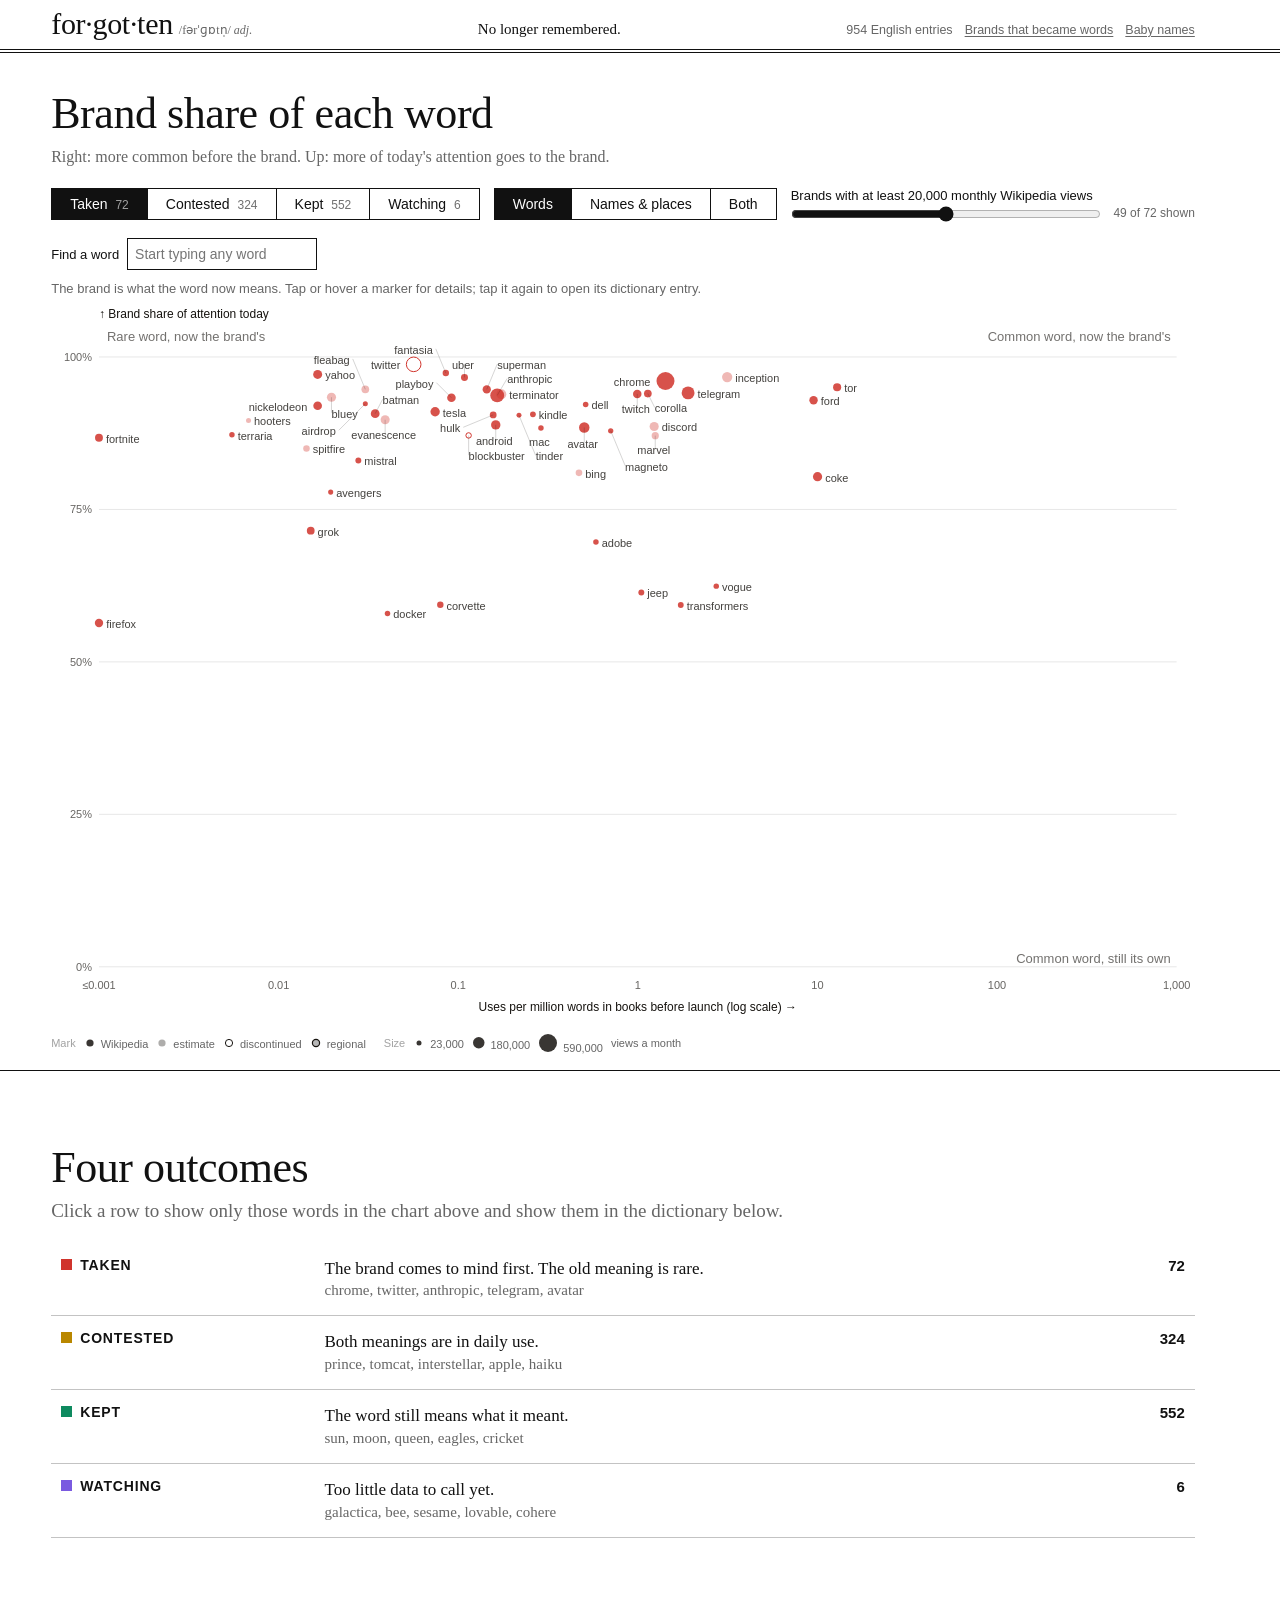
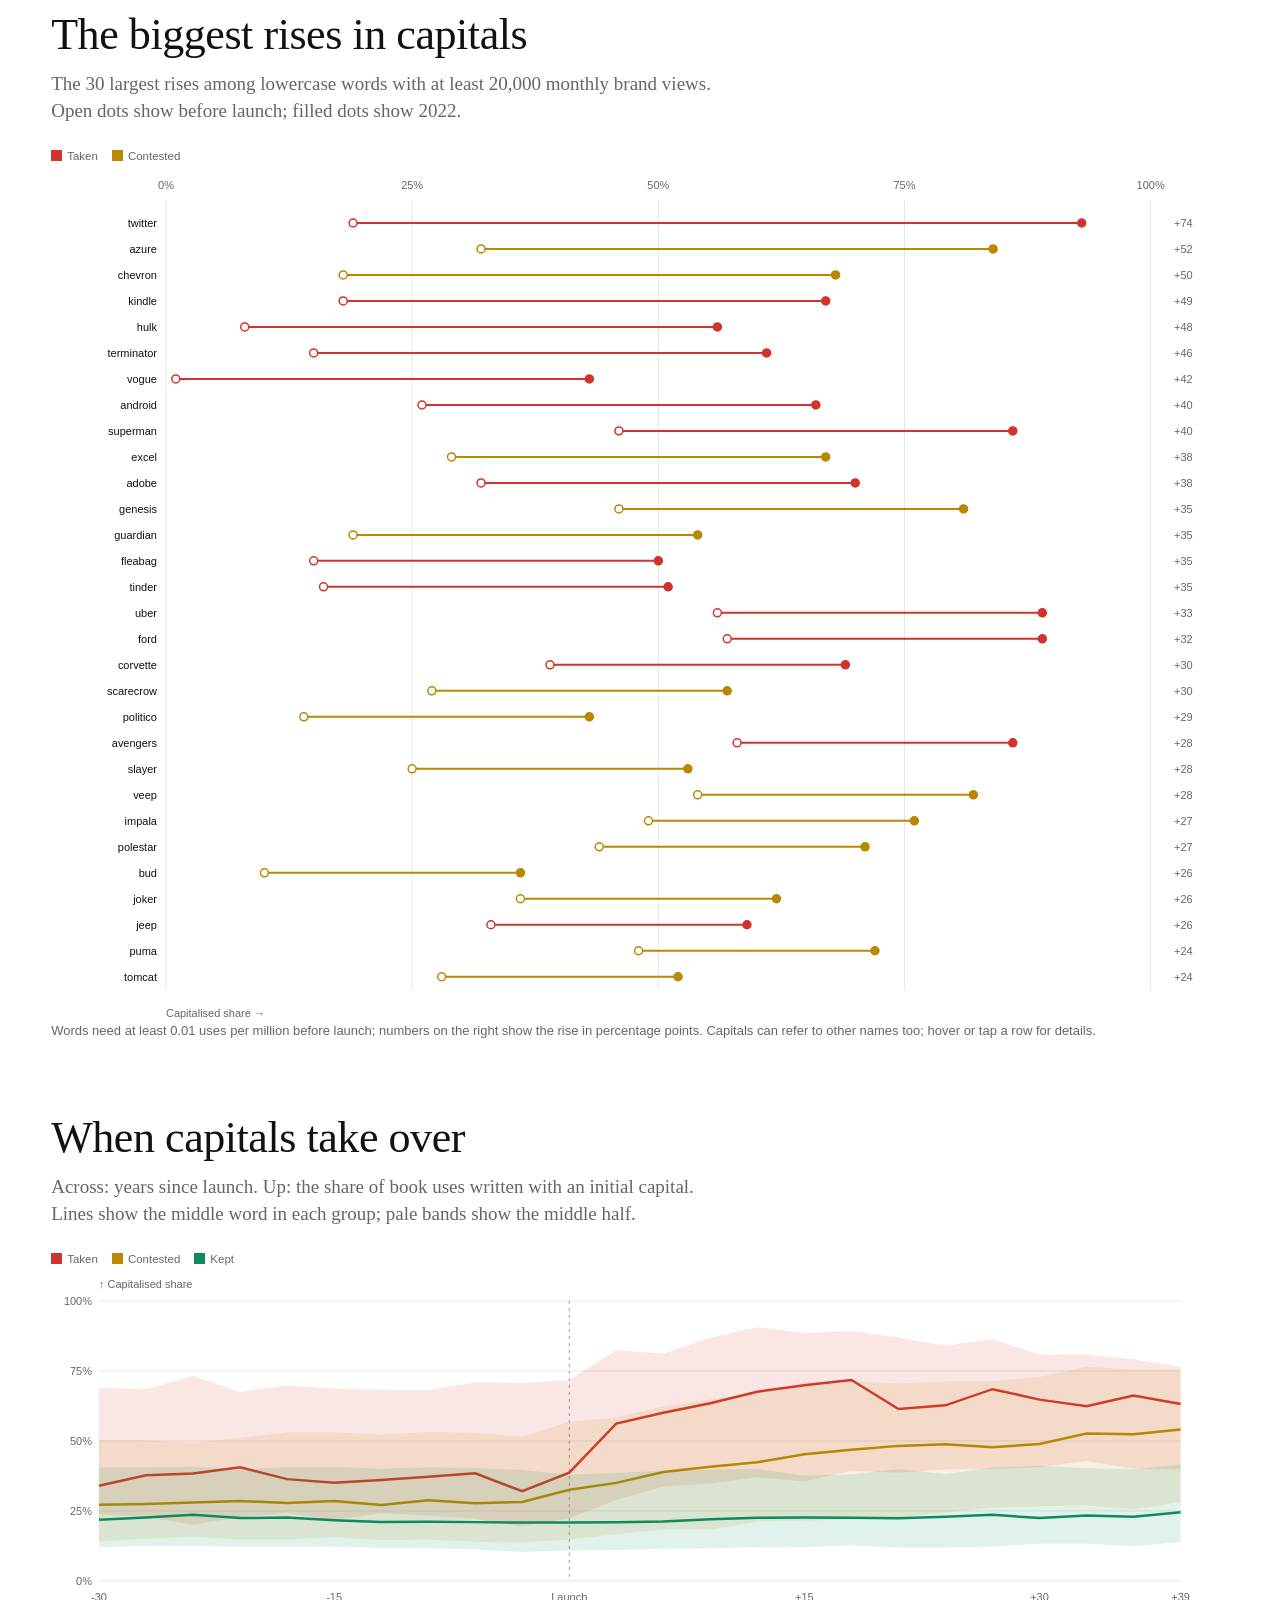
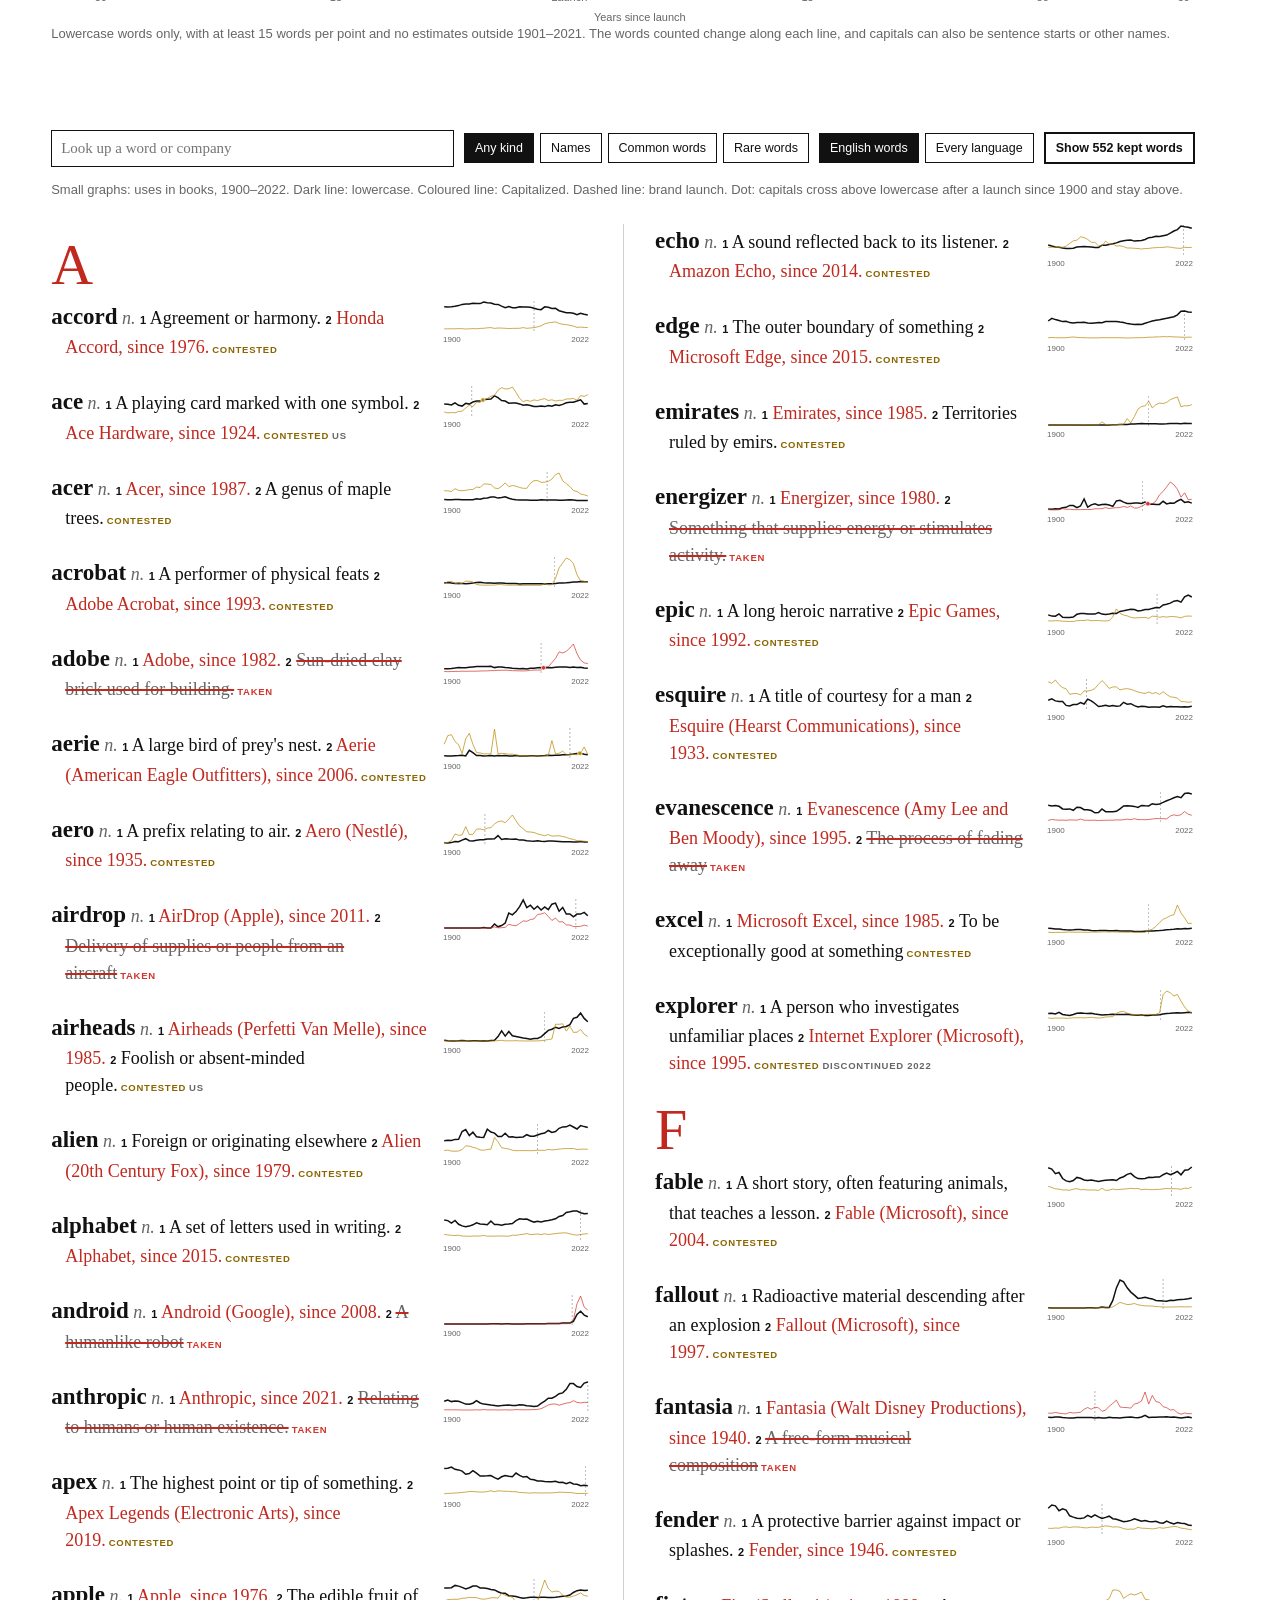
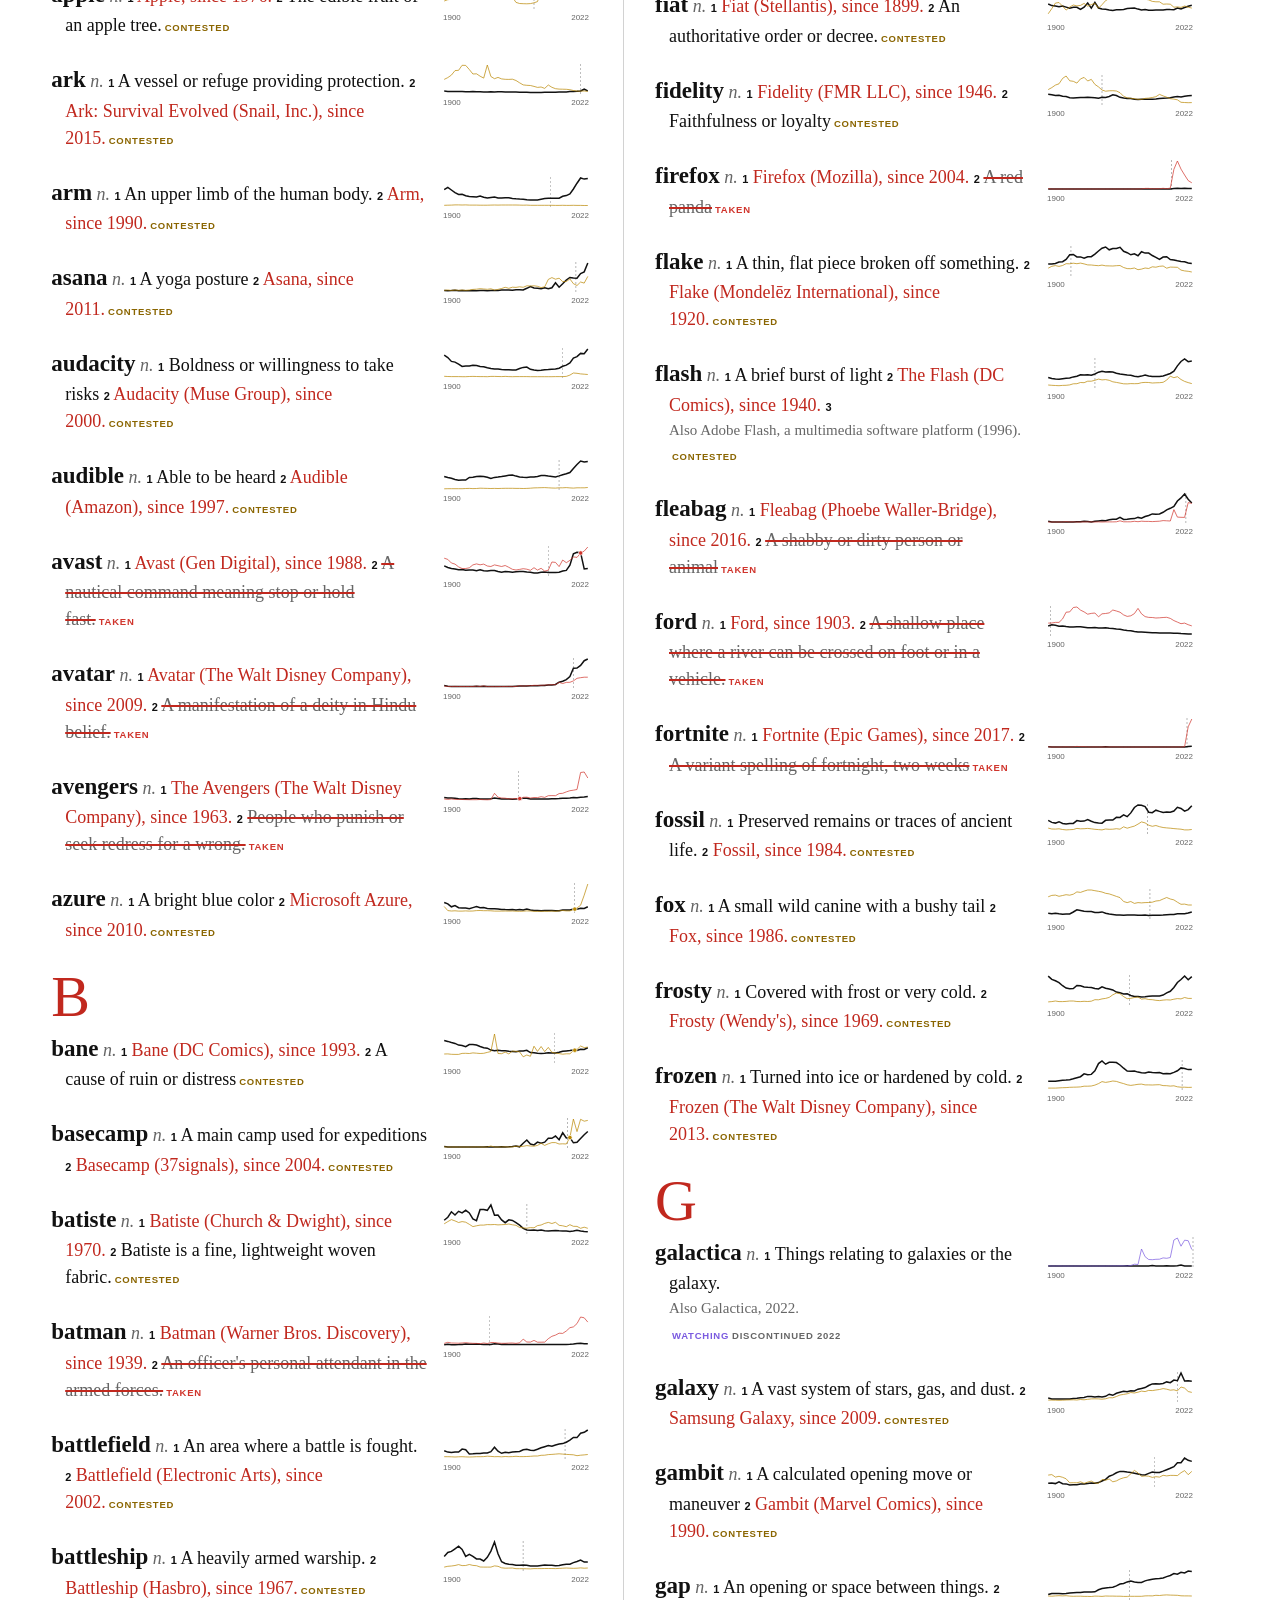
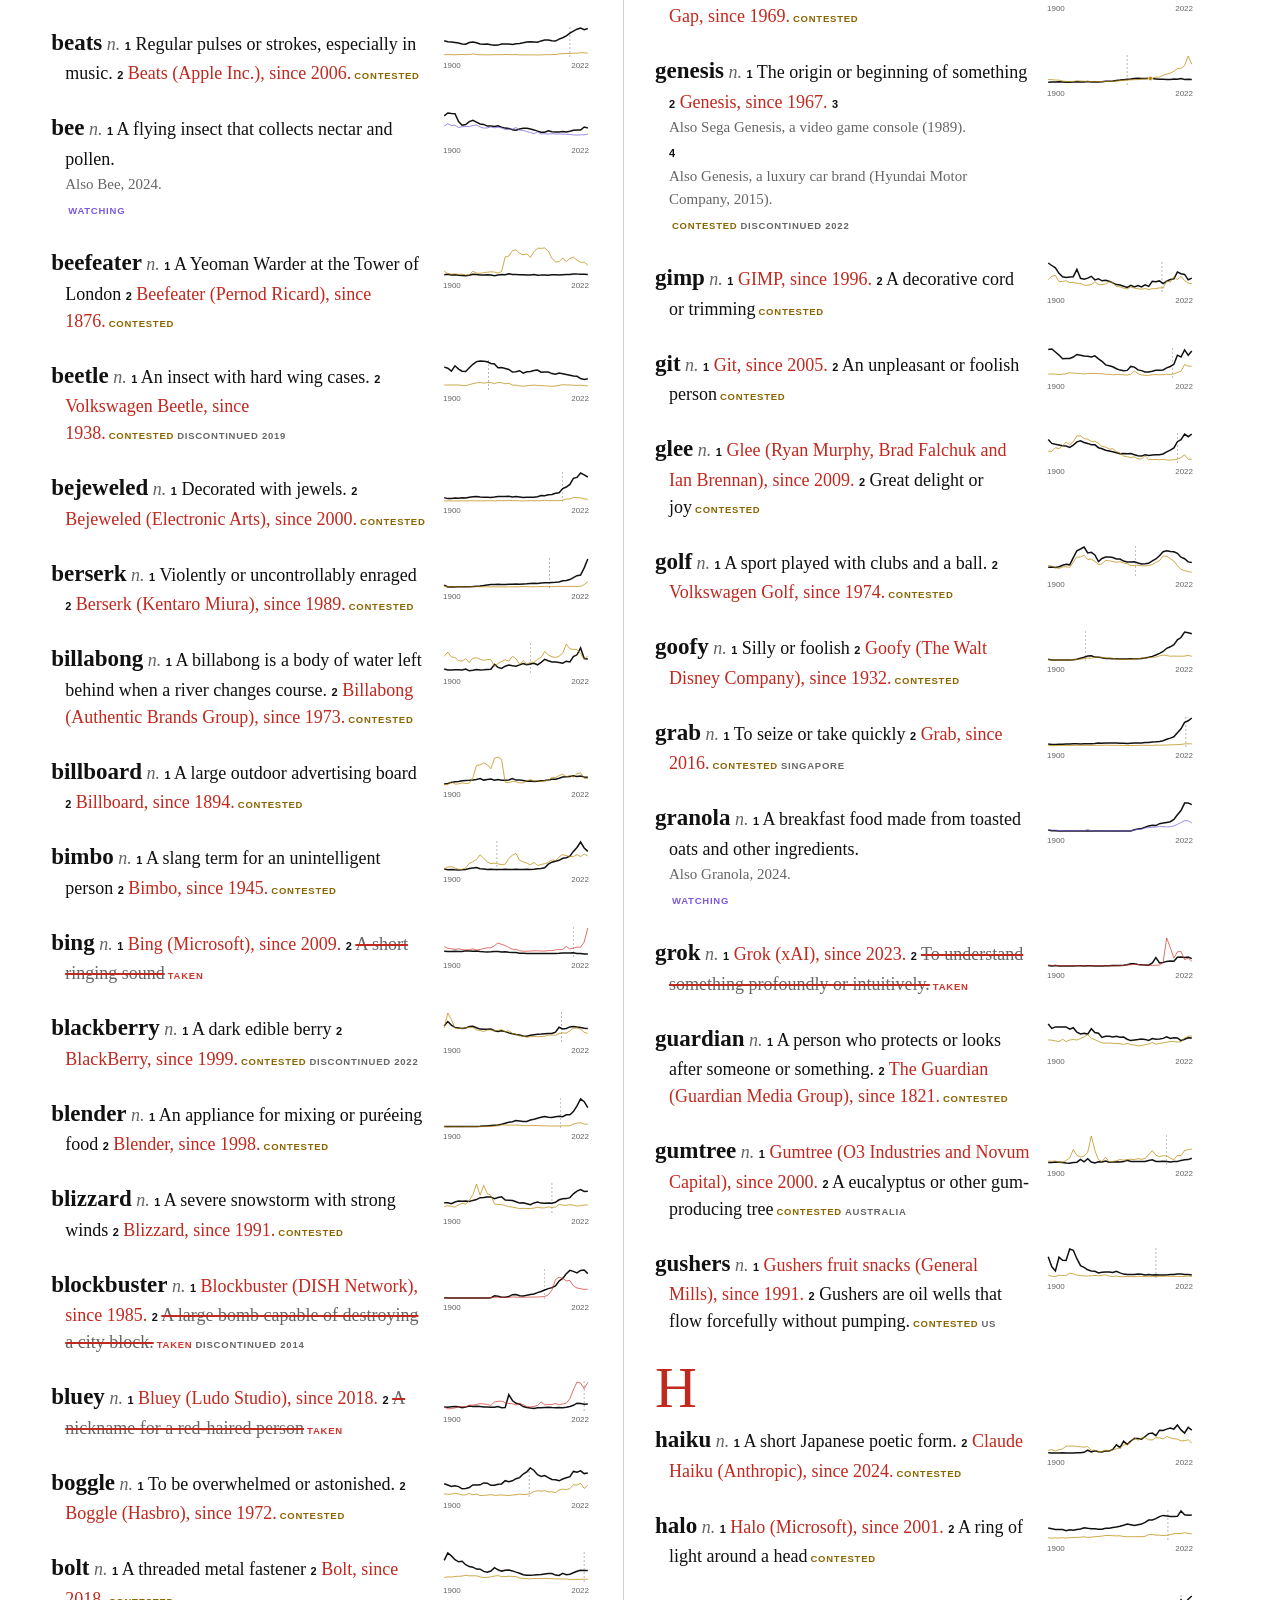
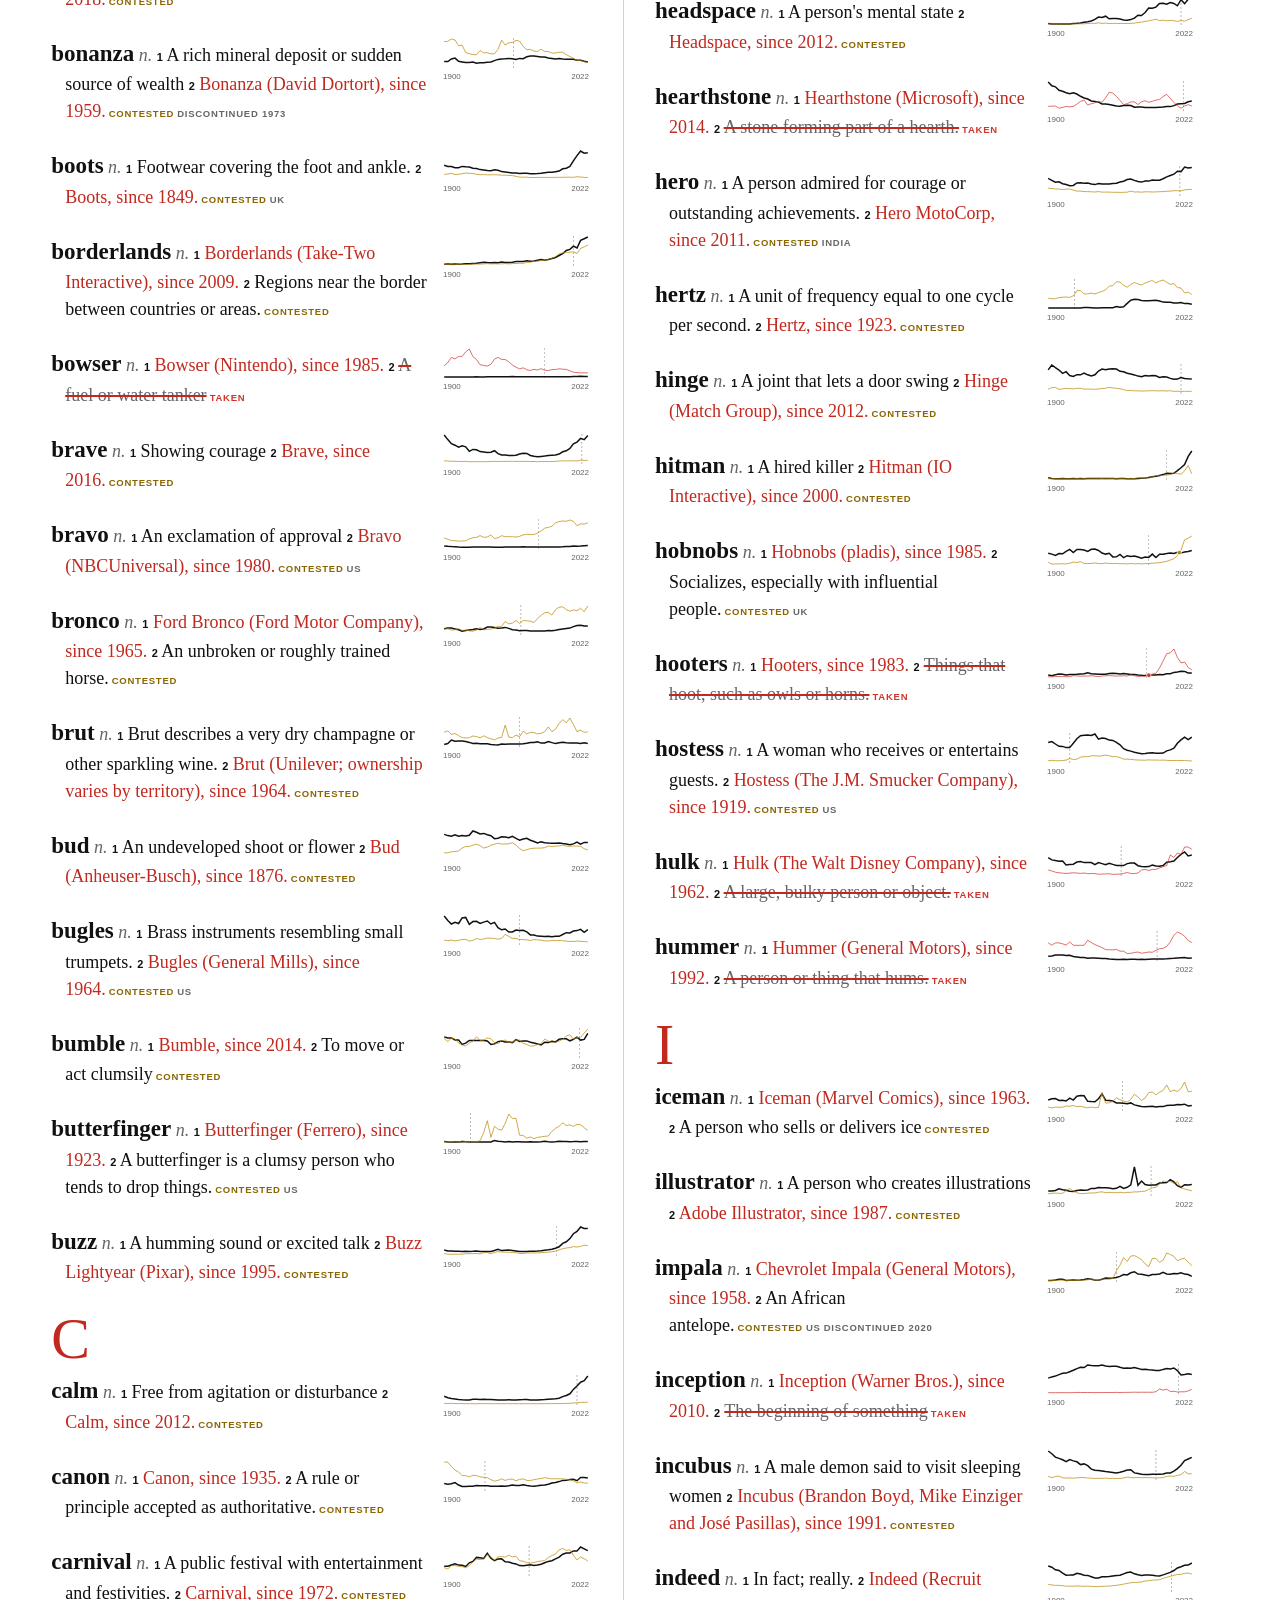
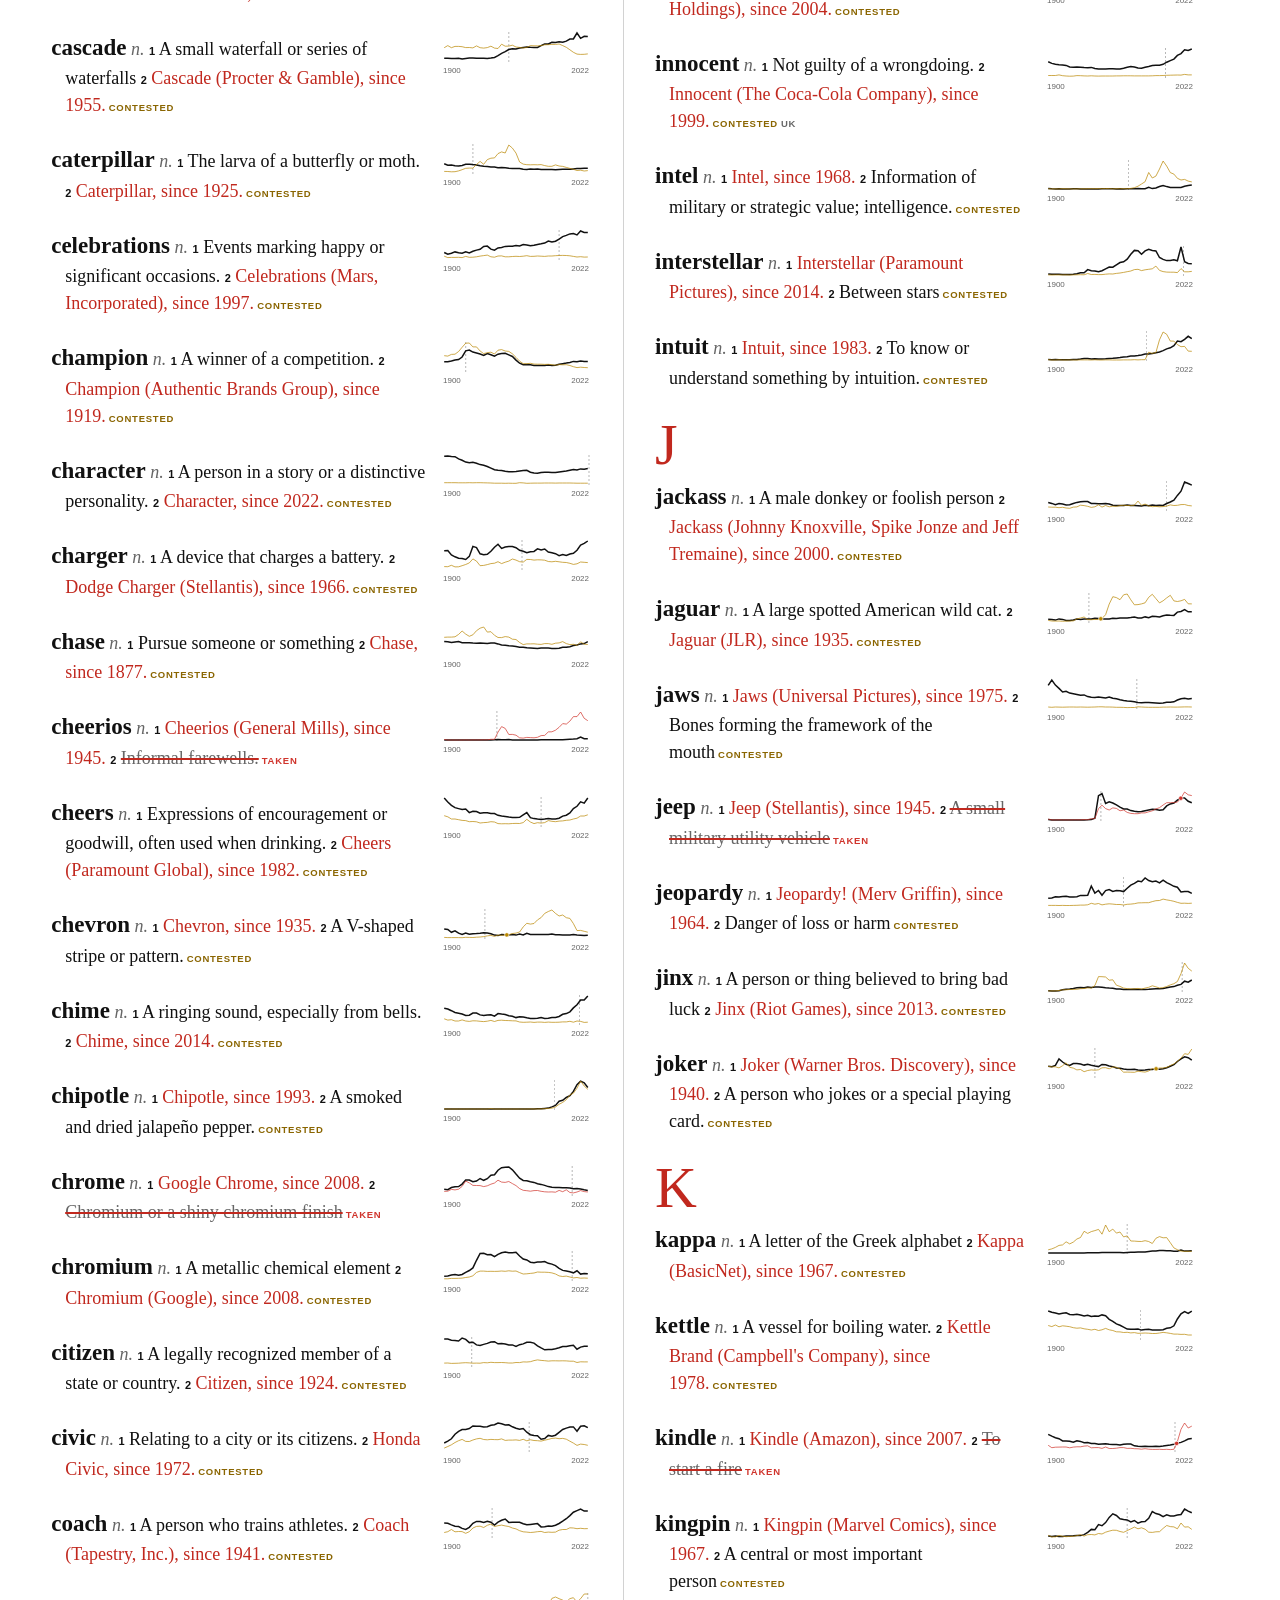
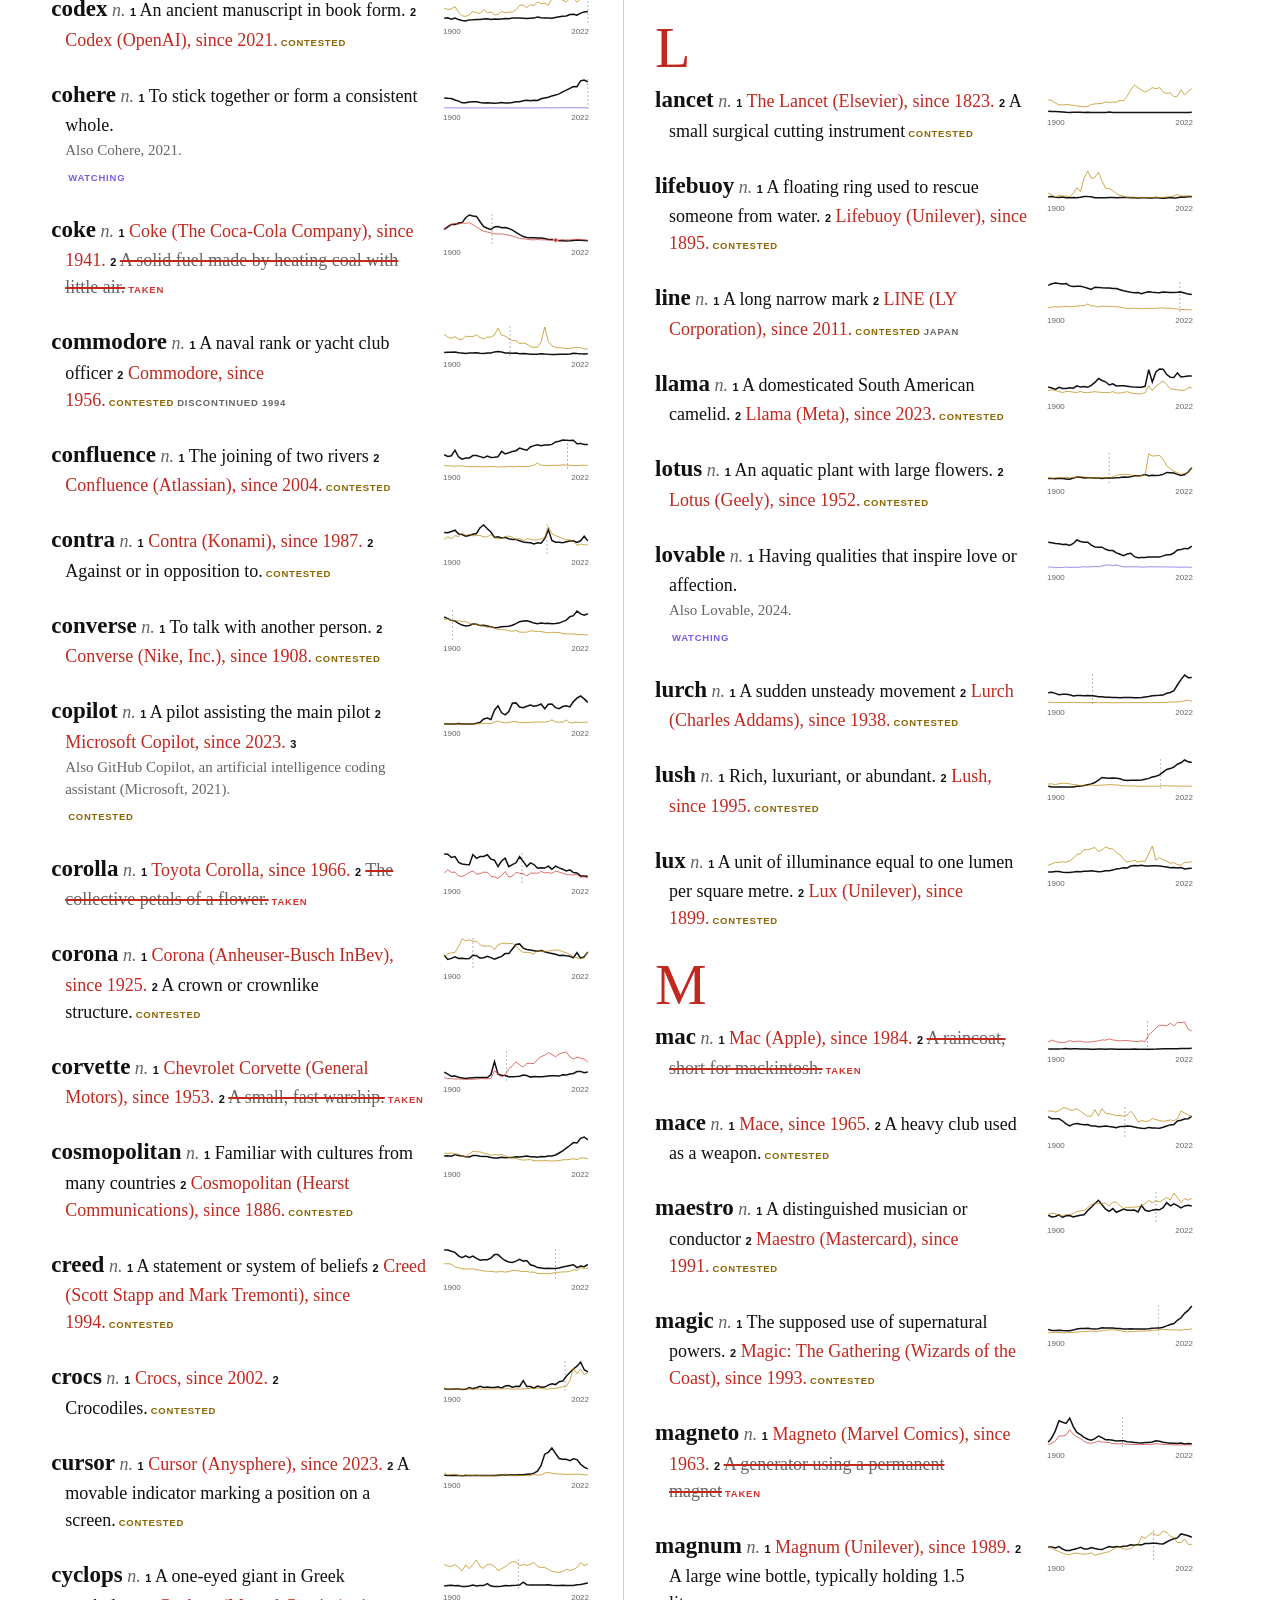
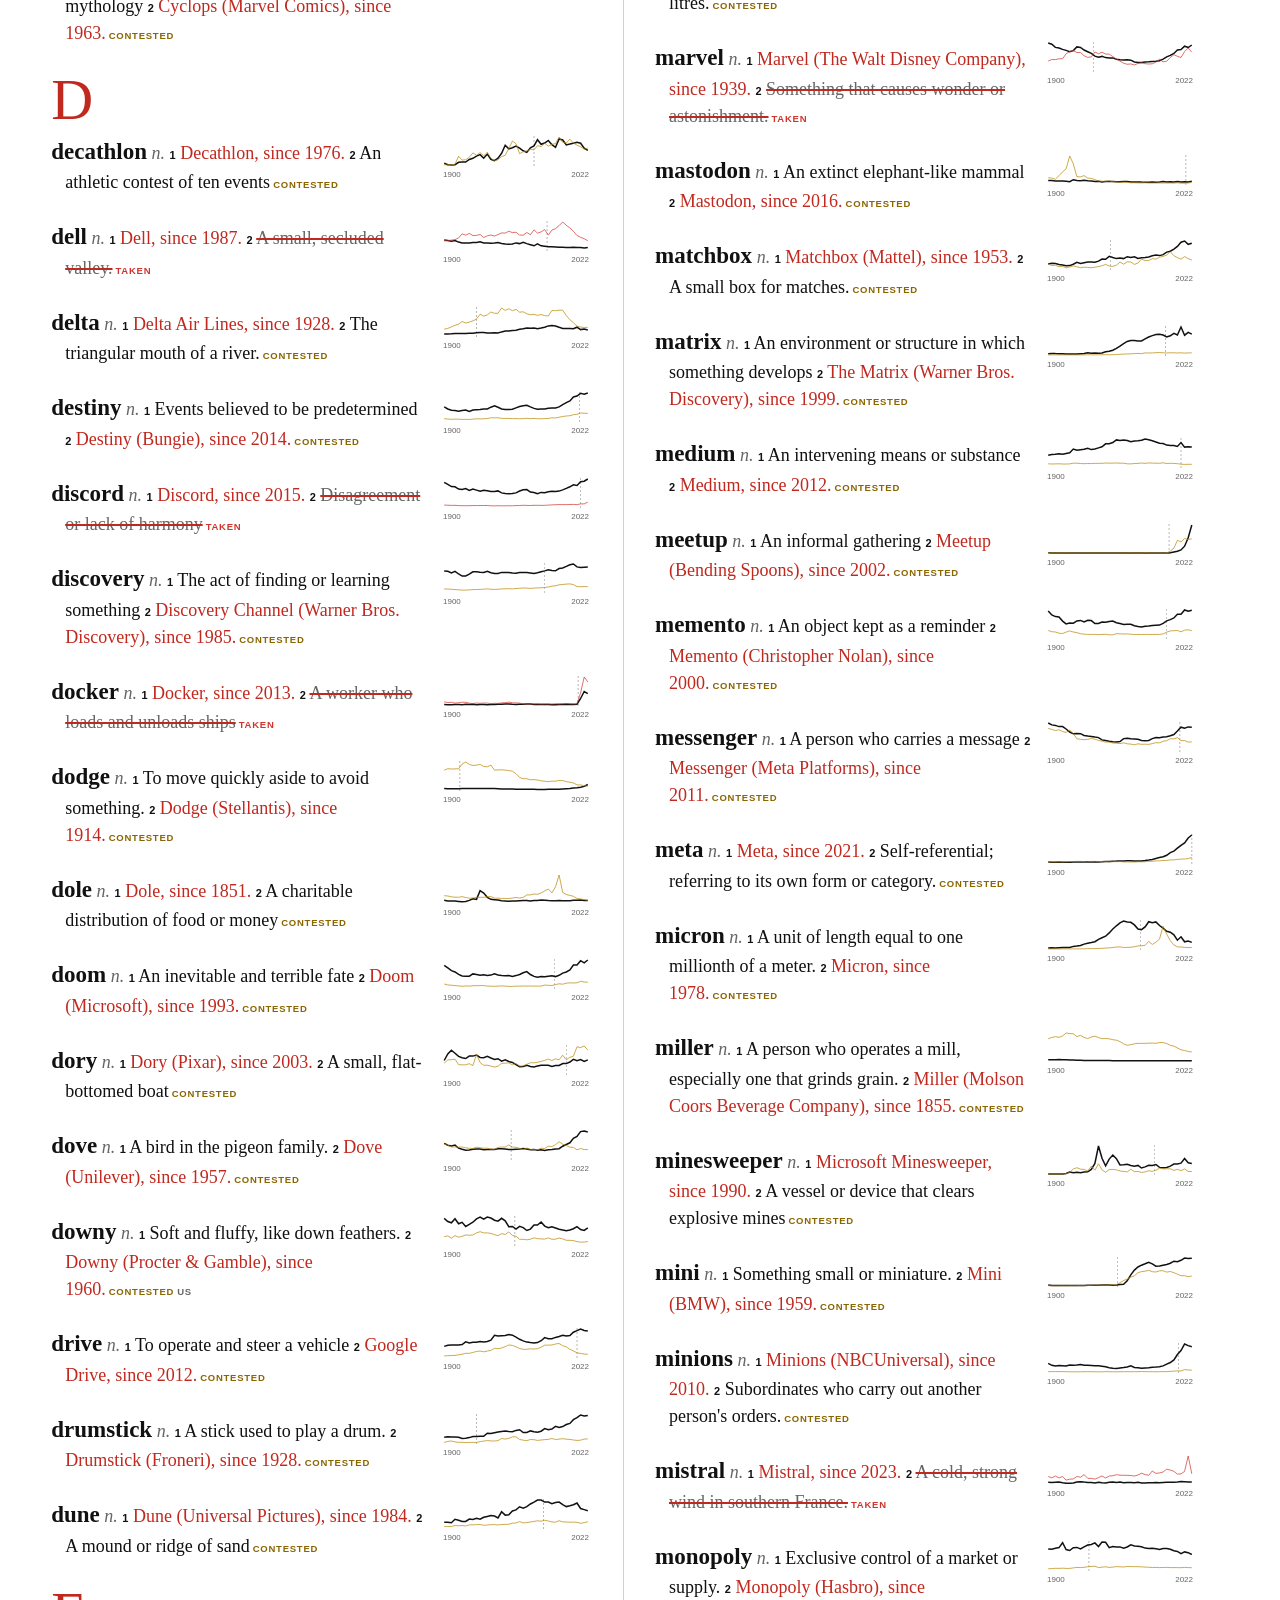
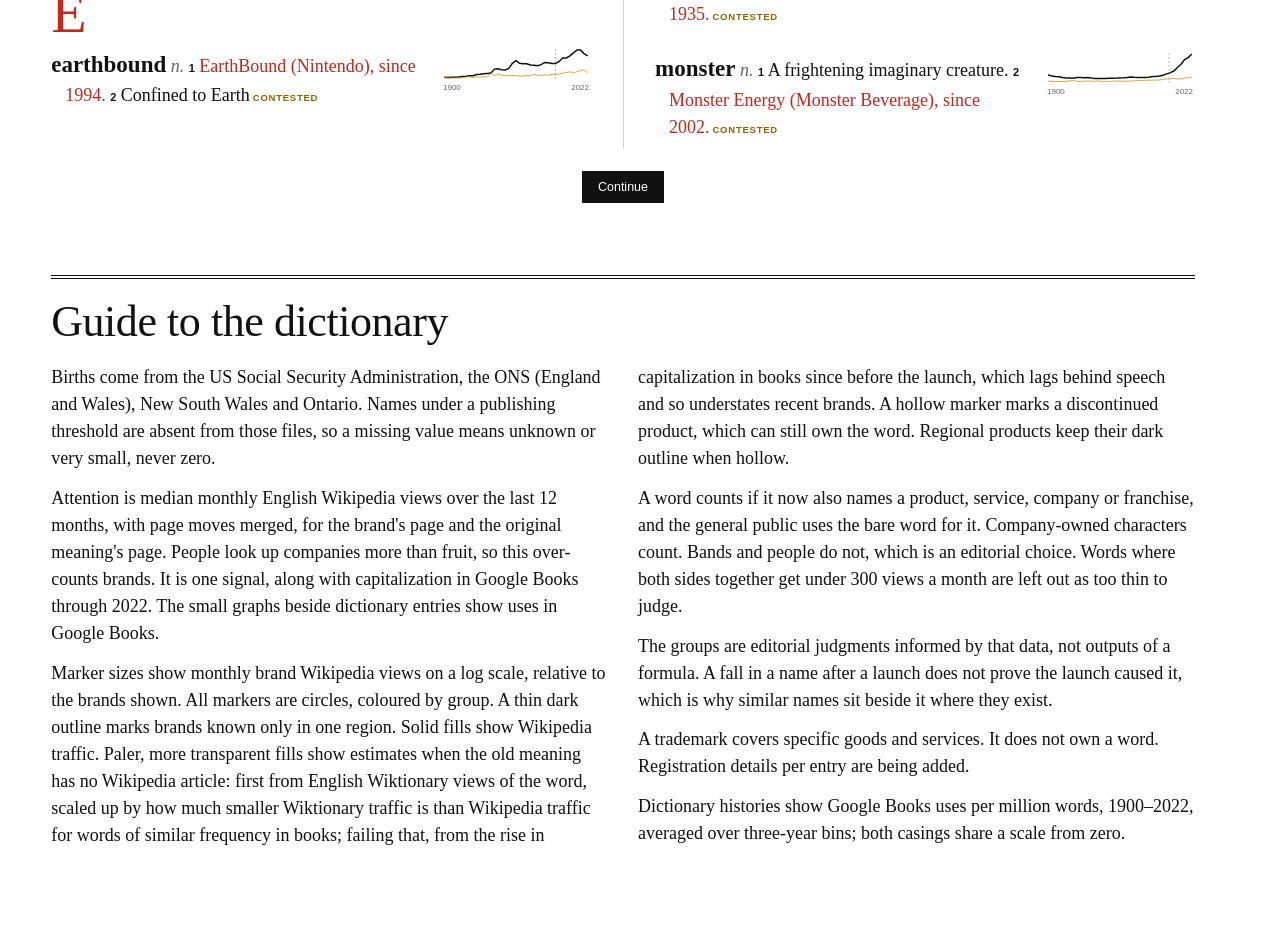
<file: site/index.html>
<!doctype html><html lang="en"><head><meta charset="utf-8"><meta name="viewport" content="width=device-width,initial-scale=1"><title>Forgotten: a dictionary of words companies took</title>
<link rel="stylesheet" href="site.css"><link rel="modulepreload" href="index.js"><link rel="modulepreload" href="shared.js"><link rel="modulepreload" href="sparks.js"><link rel="modulepreload" href="charts.js"><link rel="preload" href="data.json" as="fetch" crossorigin></head><body><header class="title"><div><h1 style="display:inline">for·got·ten</h1><p class="ipa">/fərˈɡɒtn̩/ <i>adj.</i></p></div><div class="def">No longer remembered.</div><nav class="tot" aria-label="Pages"><span id="tot"></span><a class="sib" href="generic.html">Brands that became words</a><a class="sib" href="names.html">Baby names</a></nav></header>
<div class="page">
<section class="full scatter"><h2>Brand share of each word</h2><p class="cap">Right: more common before the brand. Up: more of today's attention goes to the brand.</p><div id="scat"></div></section>
<section class="cats" id="cats"><h2>Four outcomes</h2><p class="cap">Click a row to show only those words in the chart above and show them in the dictionary below.</p><table id="cattab"></table></section>
<section class="fig" id="dumbbells"><h2>The biggest rises in capitals</h2><p class="cap">The 30 largest rises among lowercase words with at least 20,000 monthly brand views. Open dots show before launch; filled dots show 2022.</p><div class="chart-legend"></div><div class="chart"></div><p class="note"></p></section>
<section class="fig" id="takeover"><h2>When capitals take over</h2><p class="cap">Across: years since launch. Up: the share of book uses written with an initial capital. Lines show the middle word in each group; pale bands show the middle half.</p><div class="chart-legend"></div><div class="chart"></div><p class="note"></p></section>
<div class="controls" id="c"></div>
<p class="note" id="spark-note">Small graphs: uses in books, 1900–2022. Dark line: lowercase. Coloured line: Capitalized. Dashed line: brand launch.</p>
<main id="dict"></main><button id="more">Continue</button>
<section class="meth"><h2>Guide to the dictionary</h2><div id="m"></div></section>
</div><nav class="thumb" id="thumb" aria-label="Jump to letter"></nav>
<script type="module" src="index.js"></script></body></html>
</file>
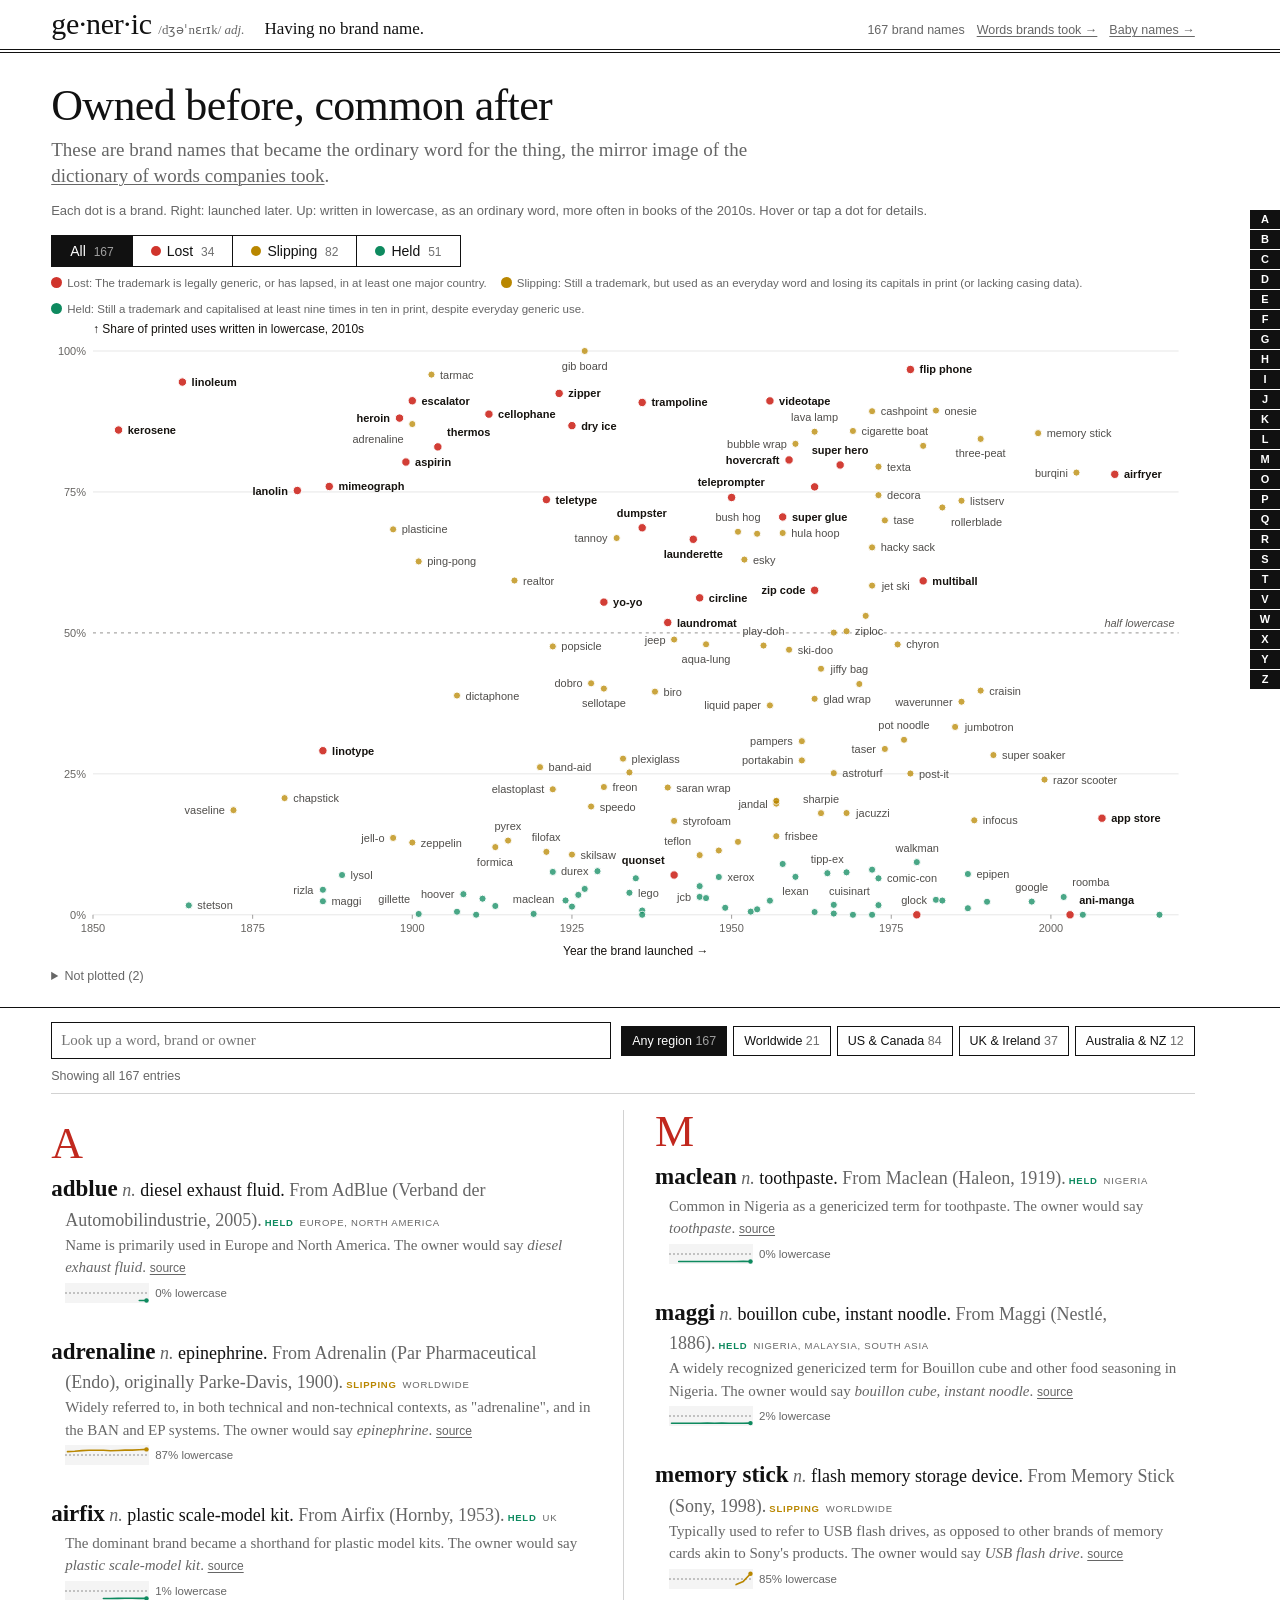
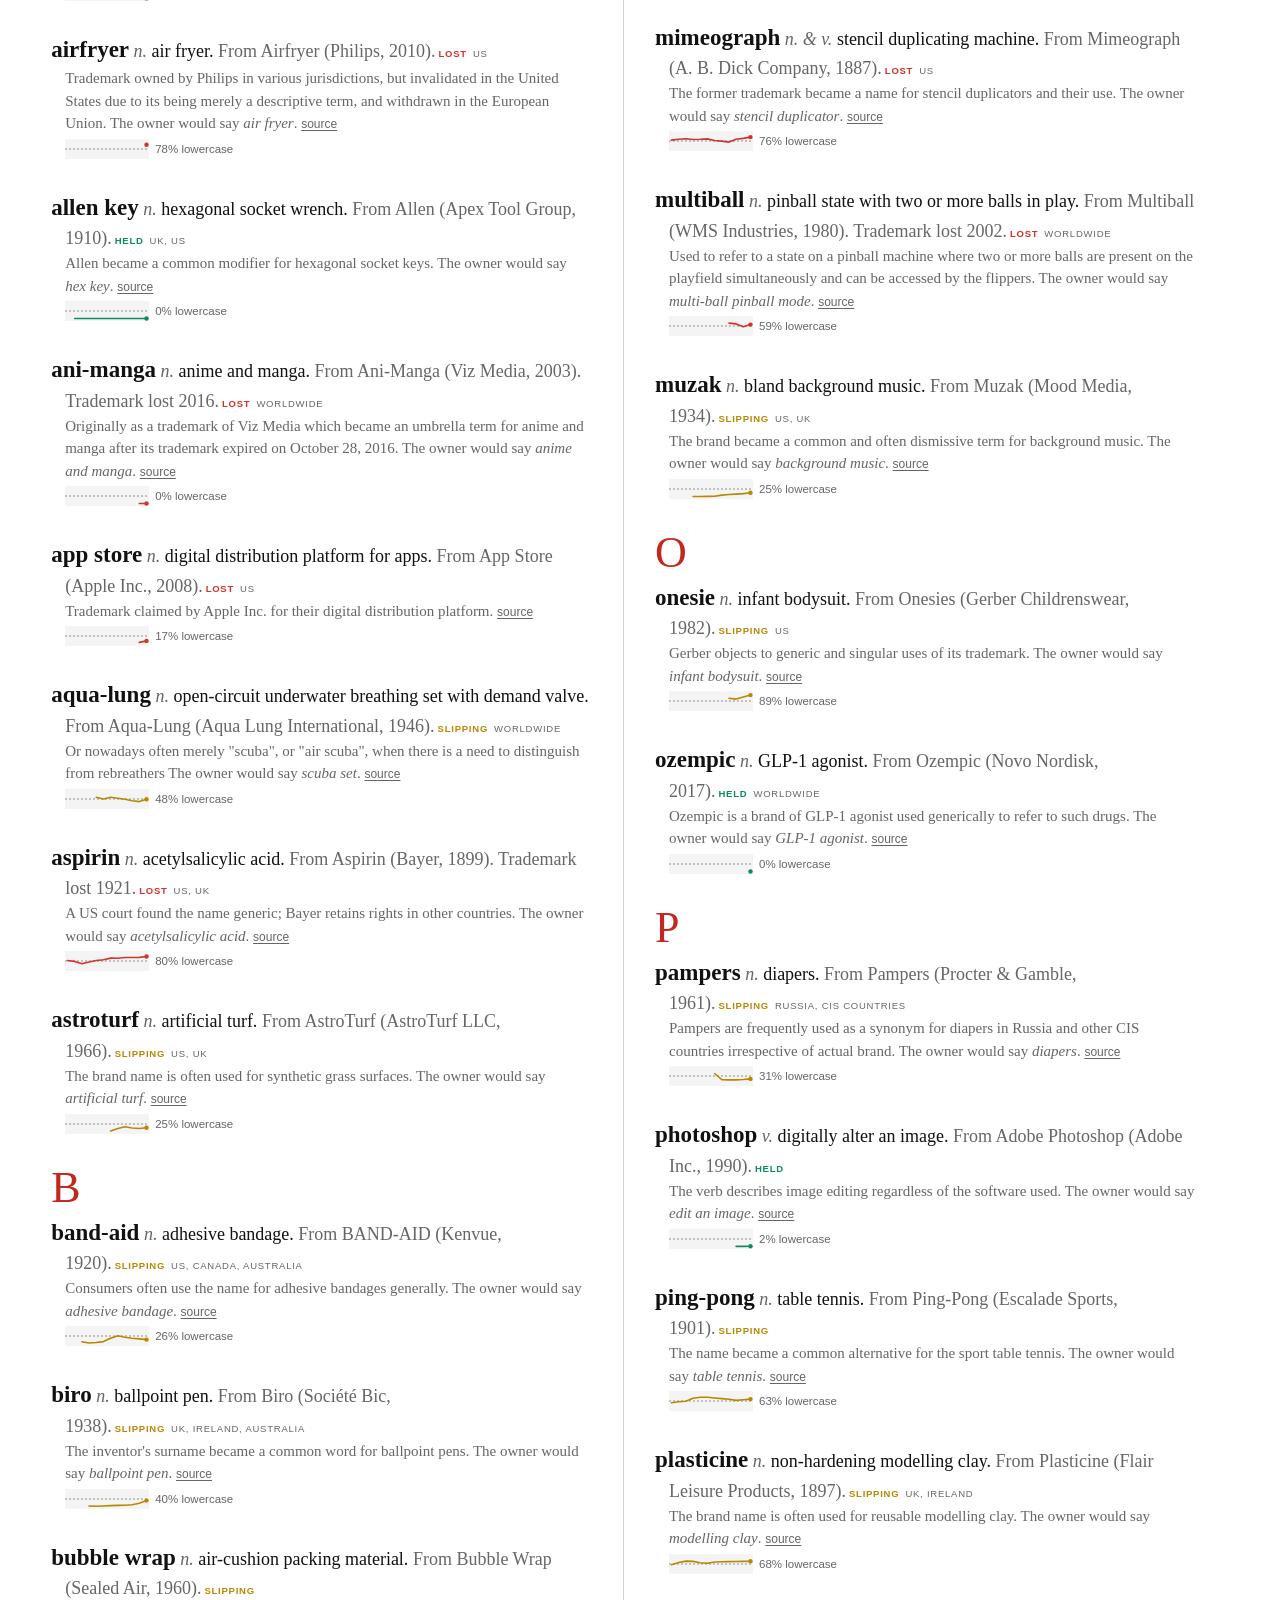
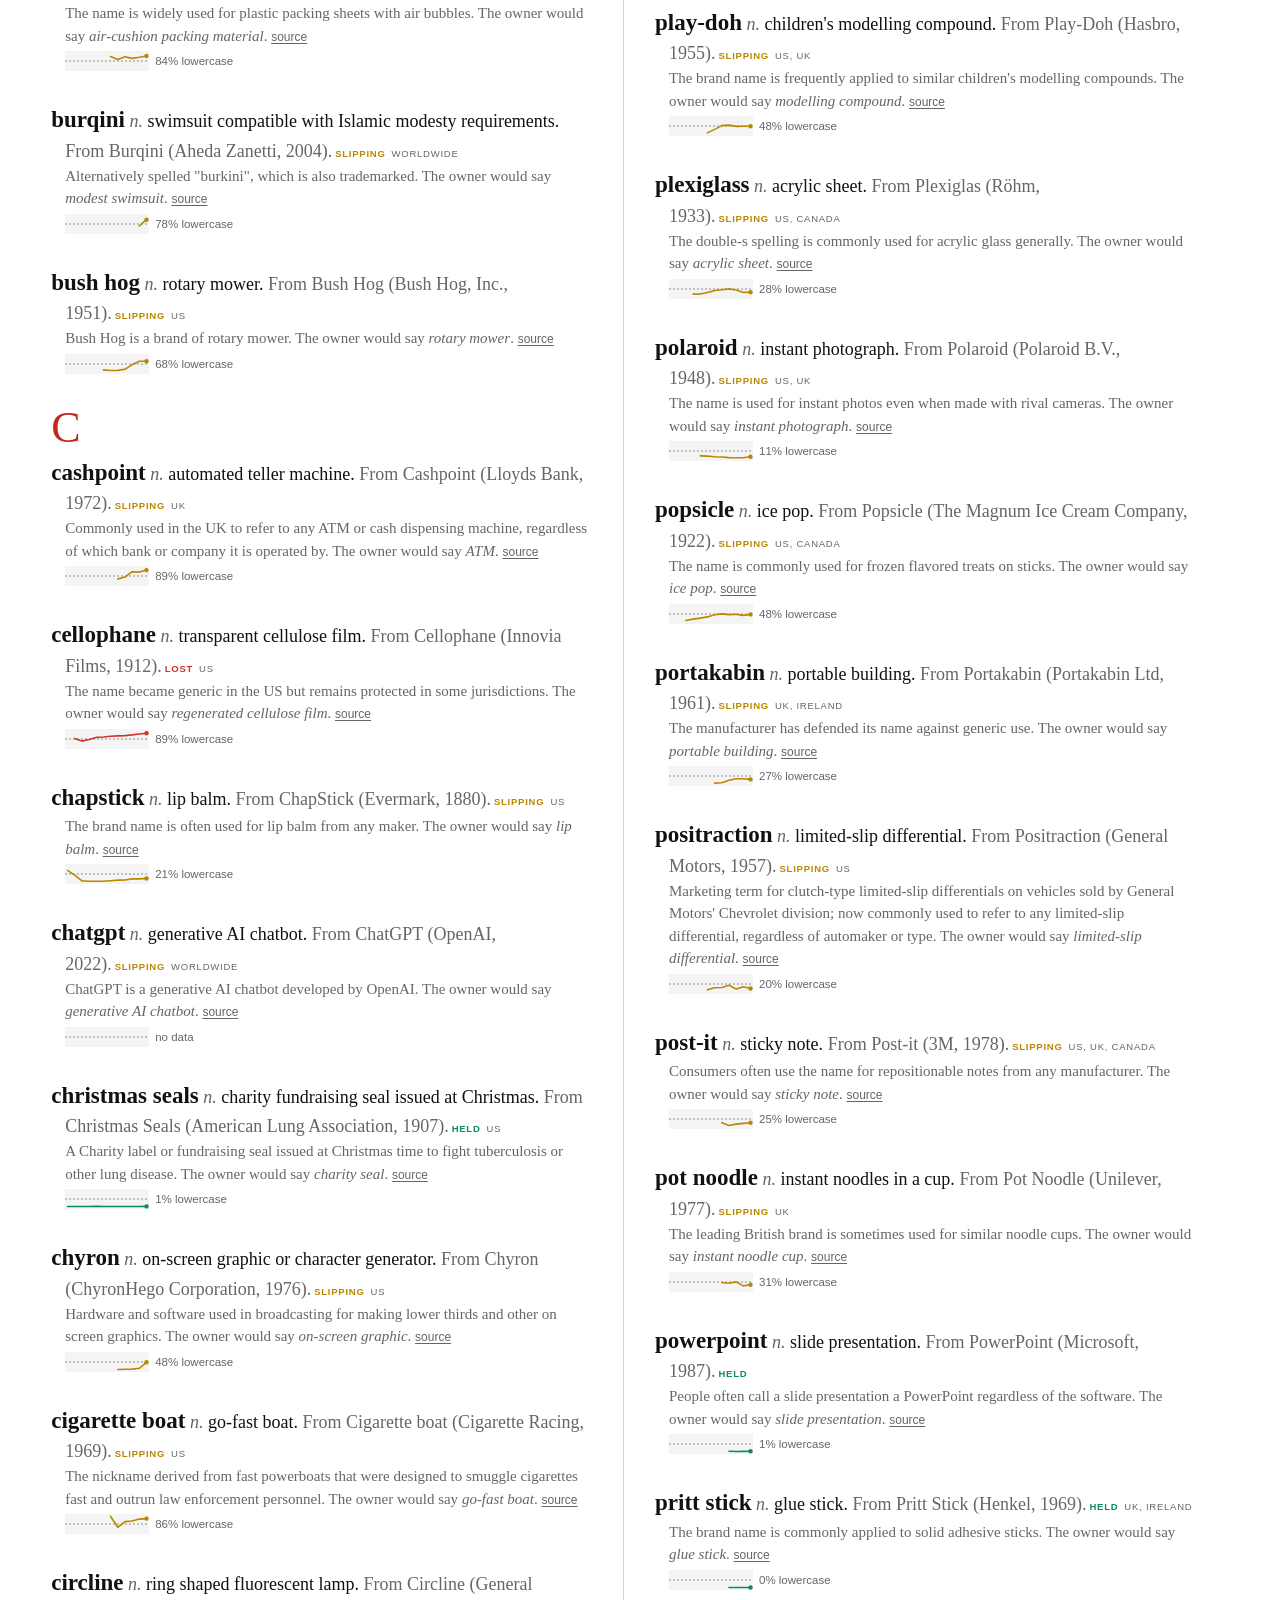
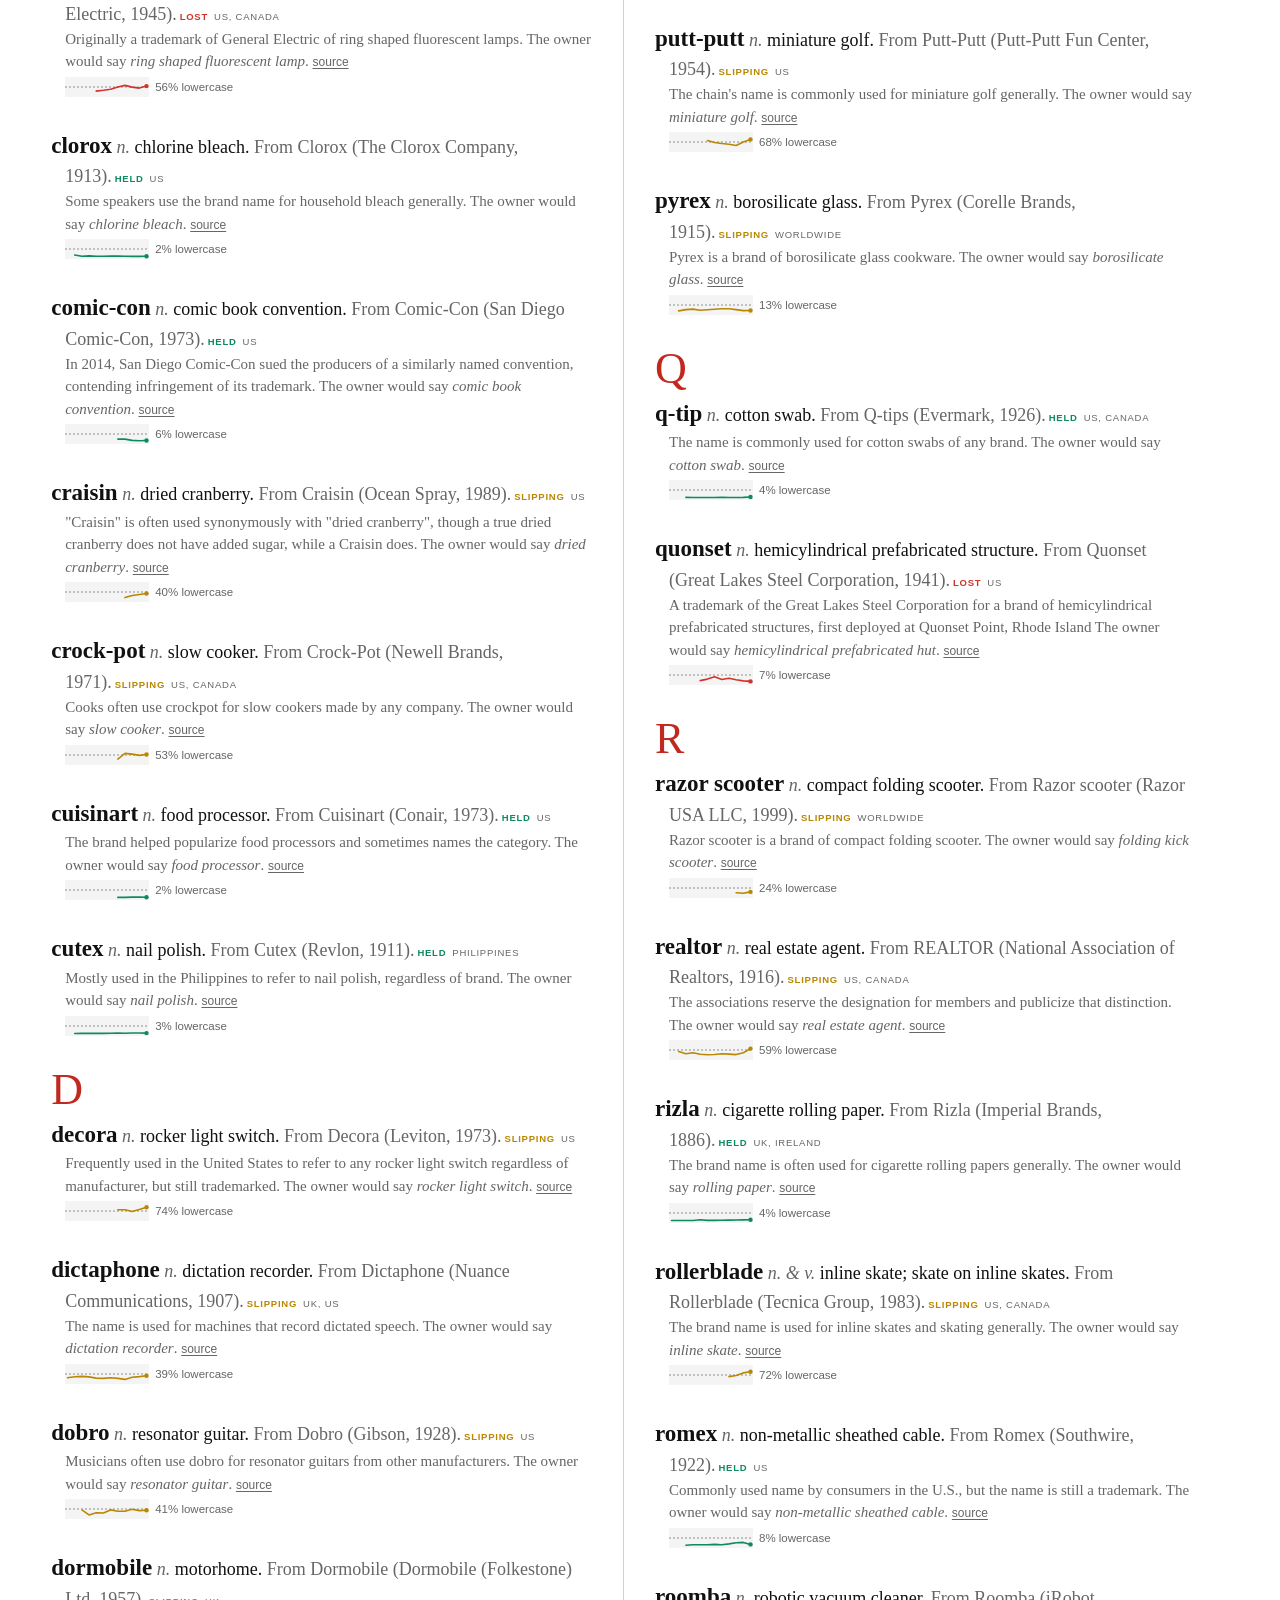
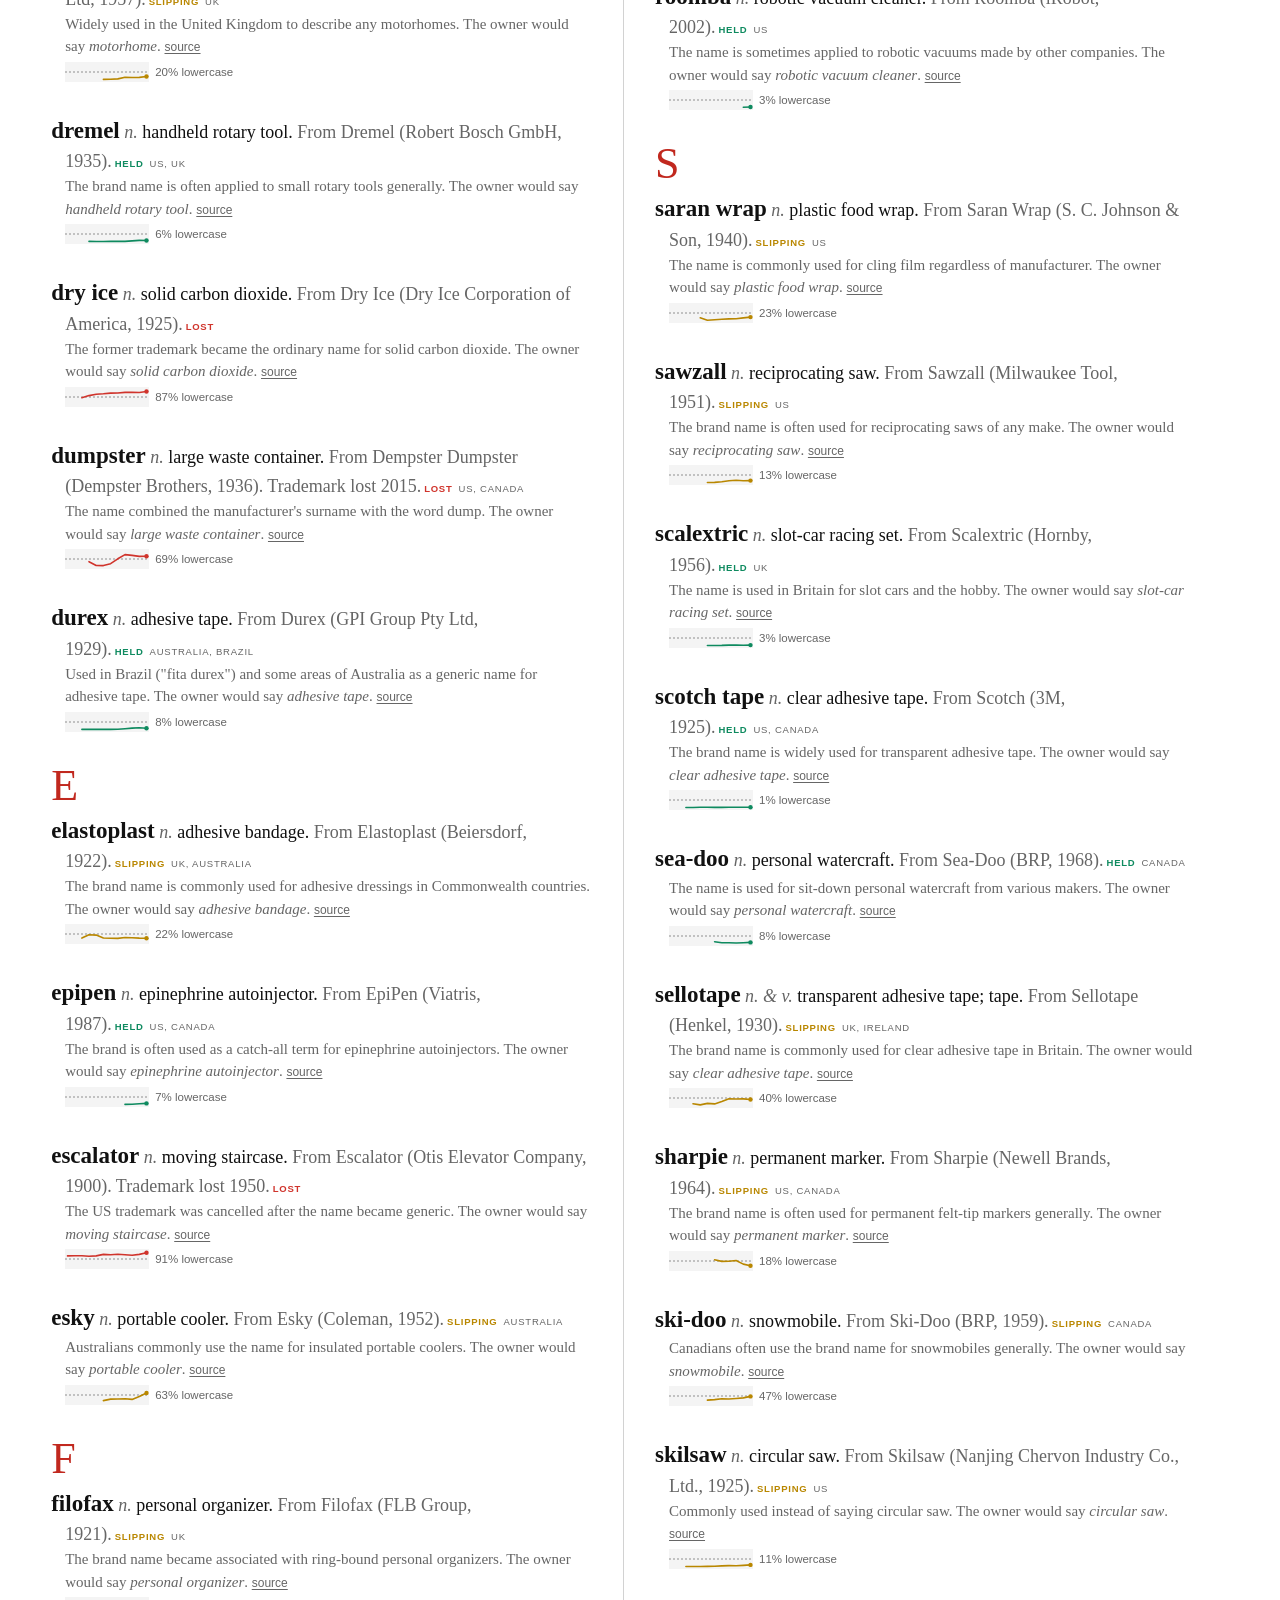
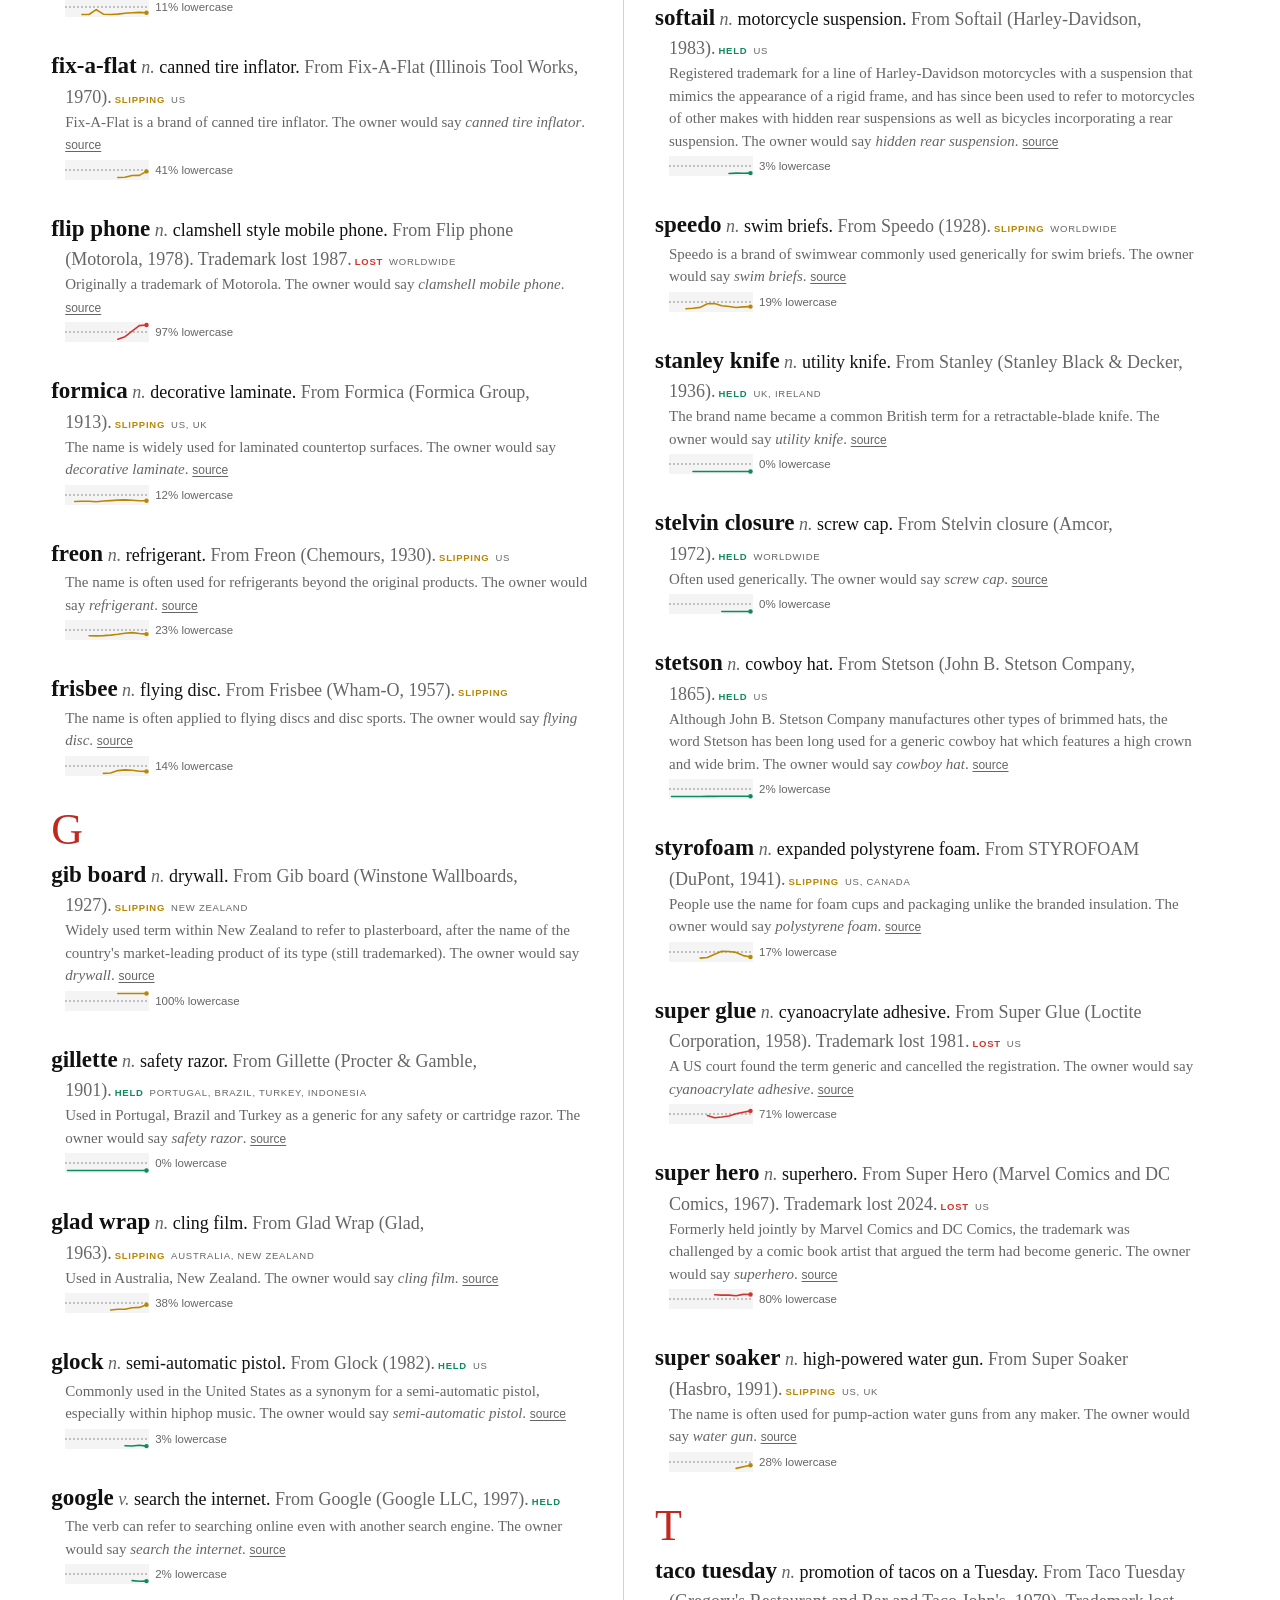
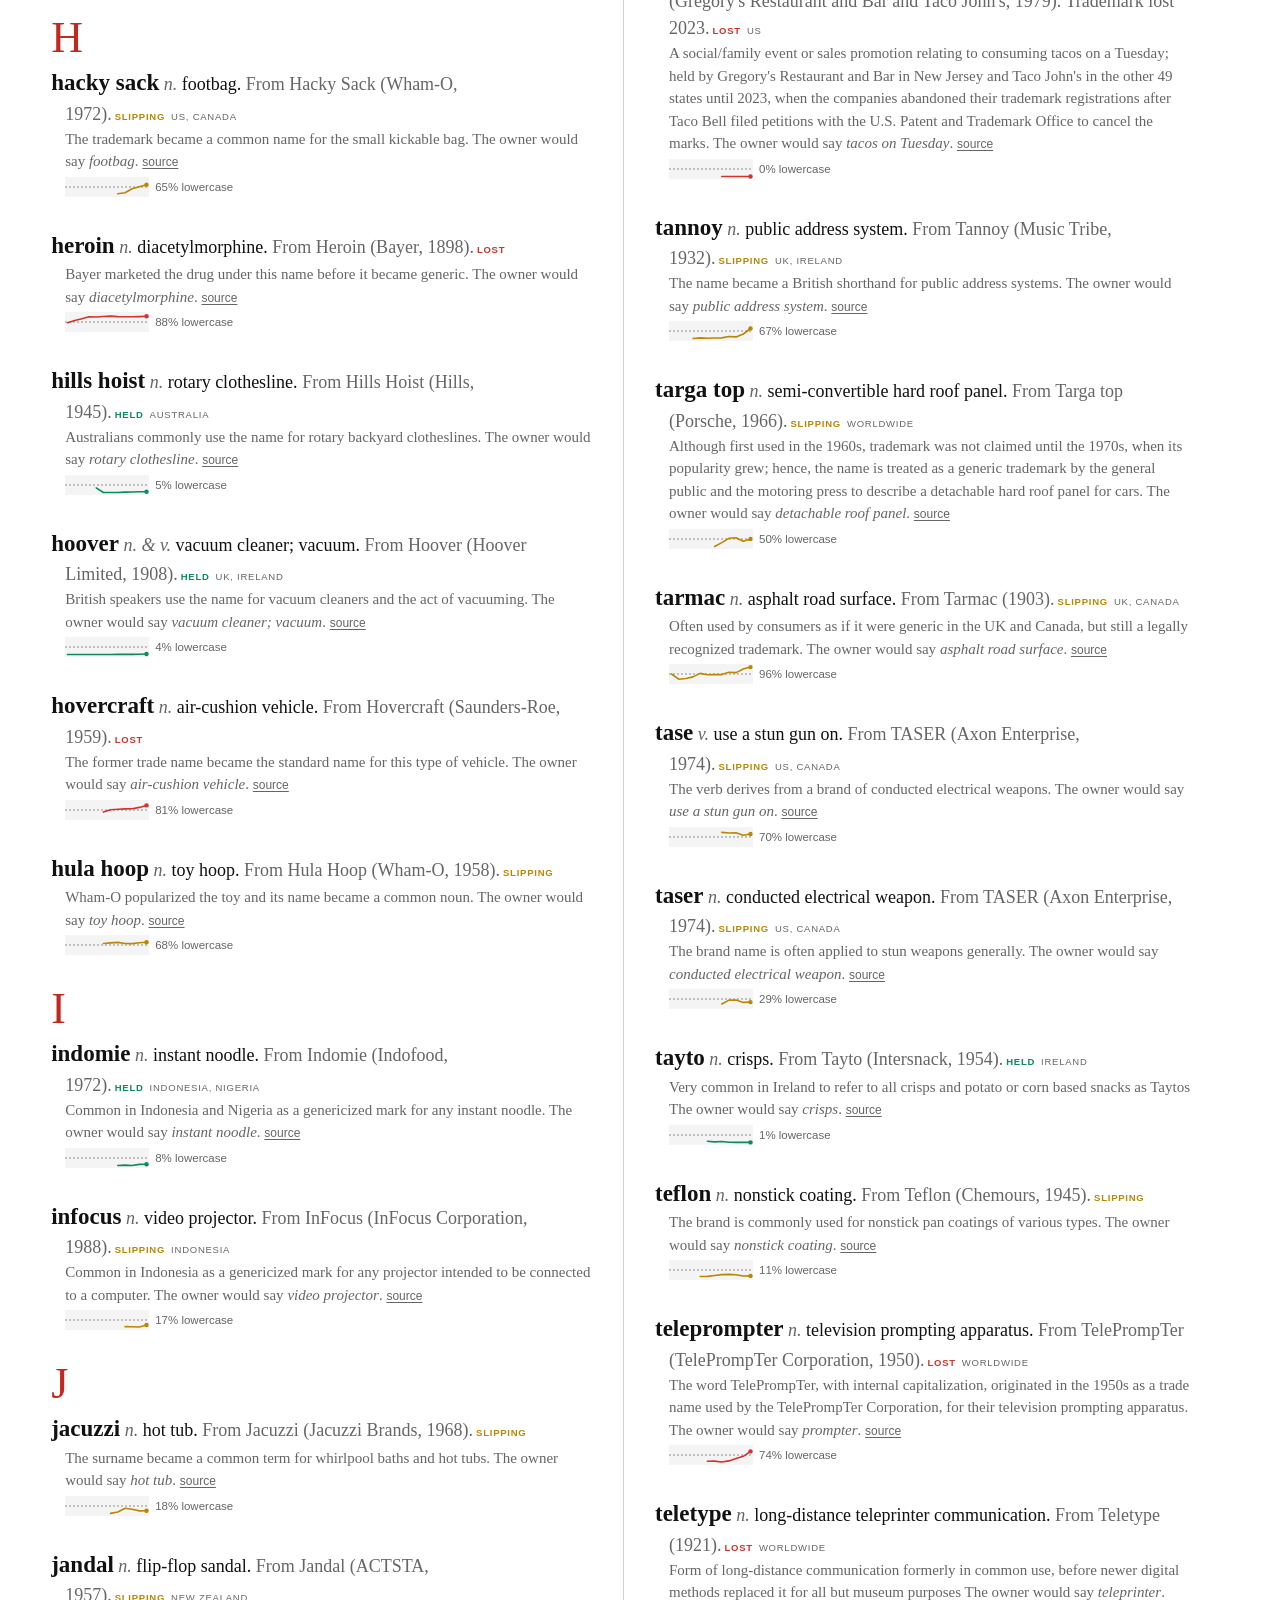
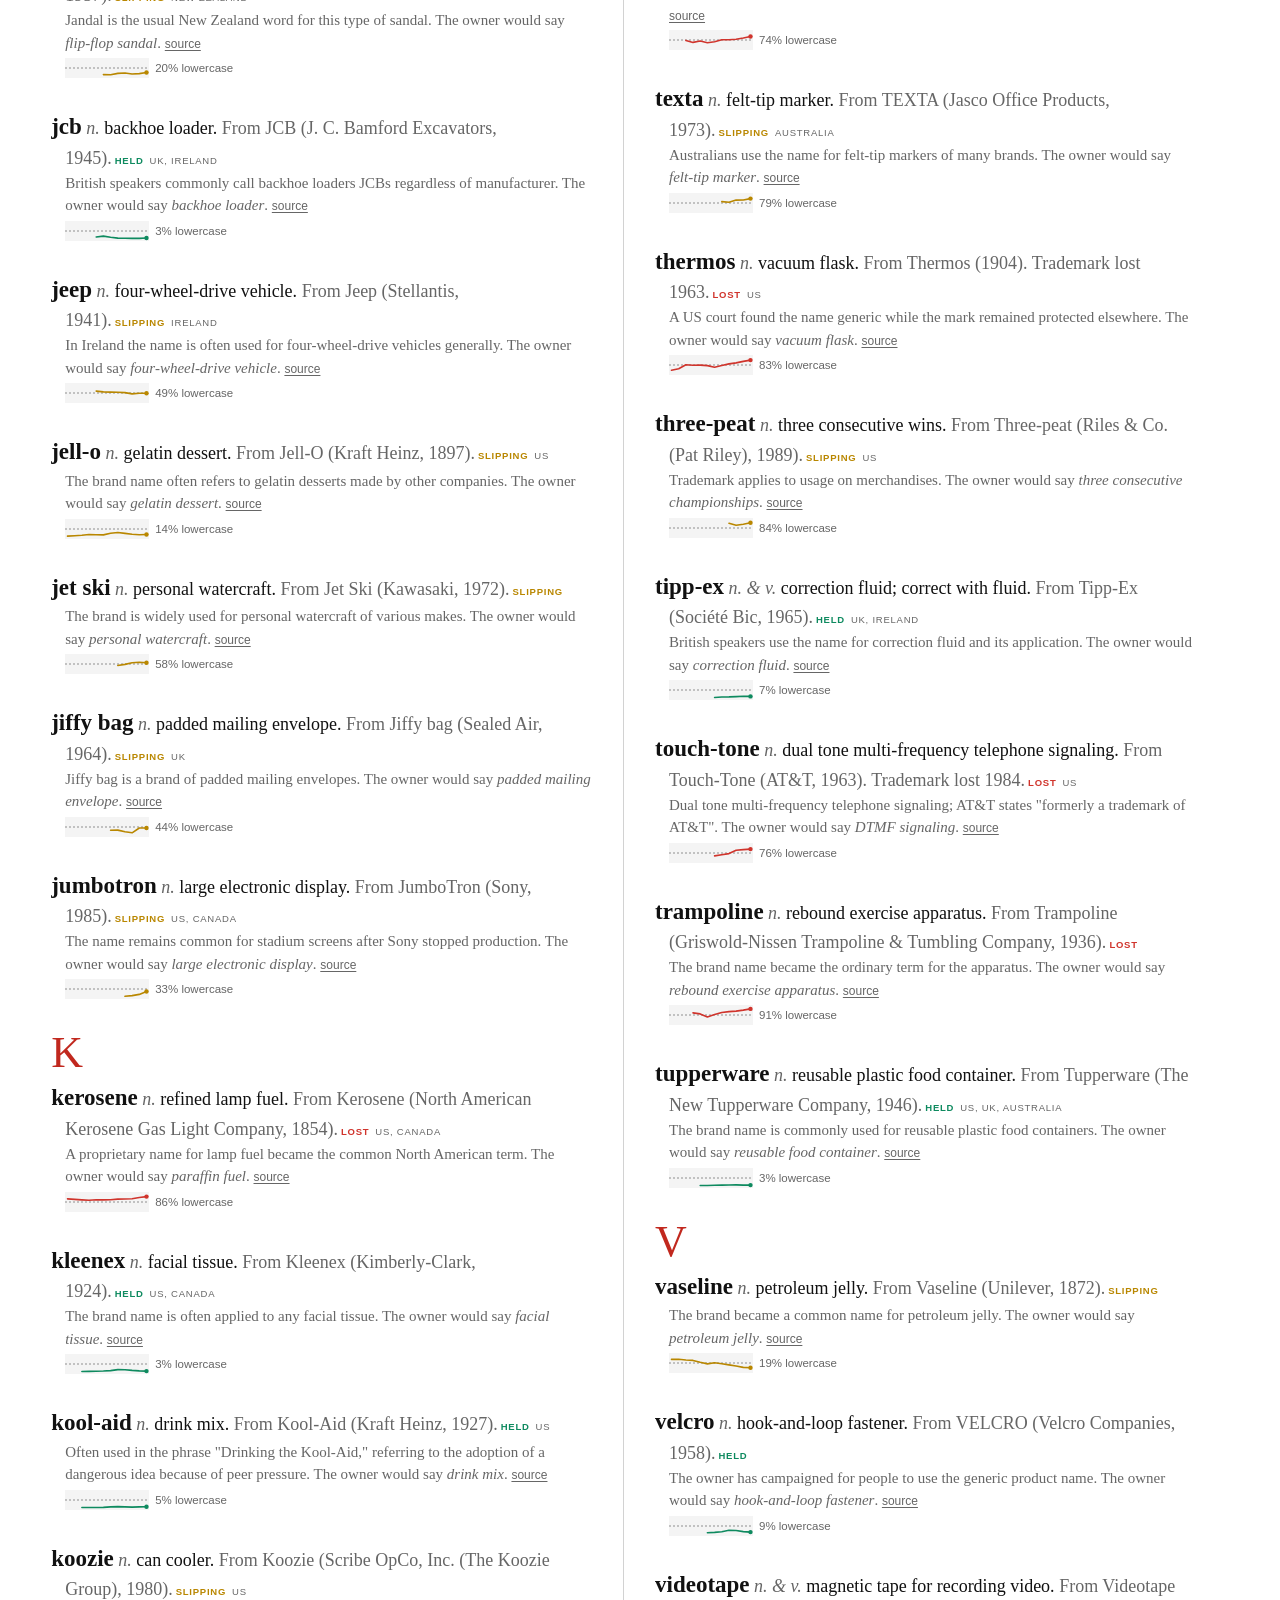
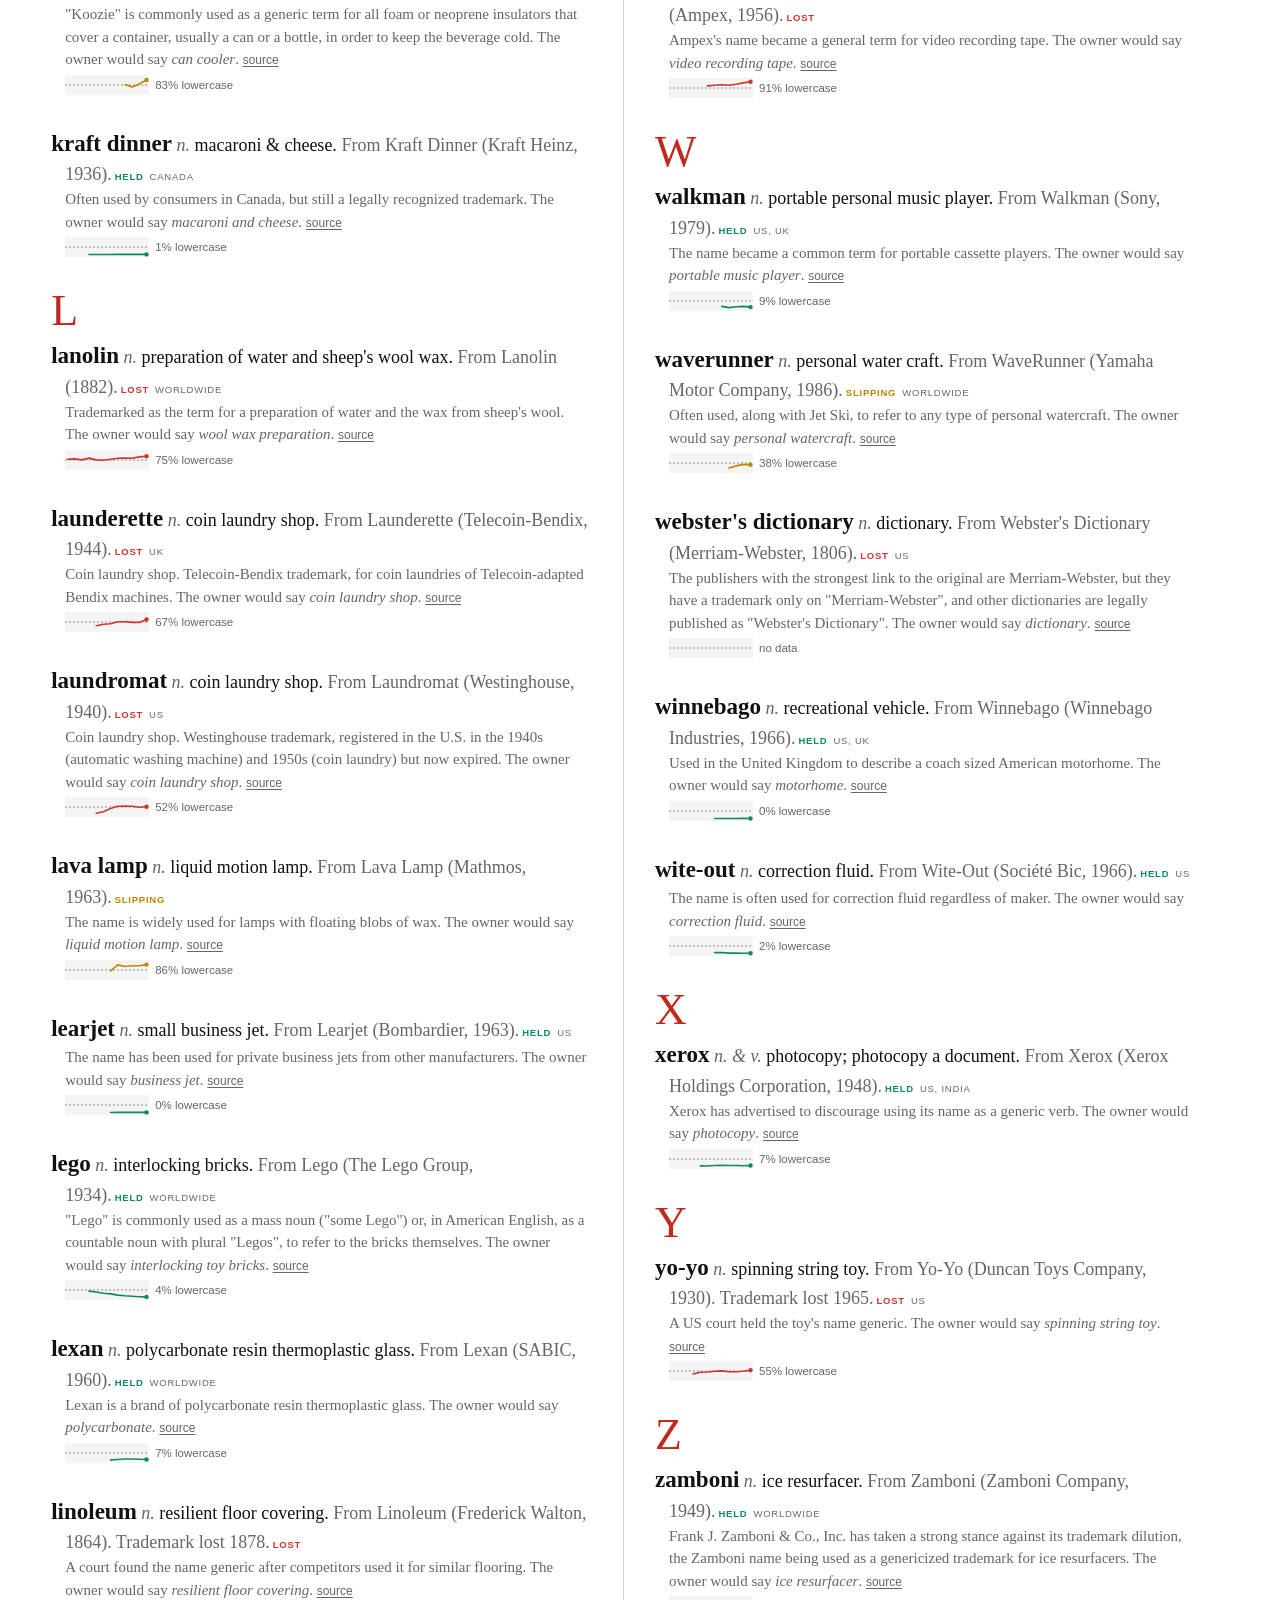
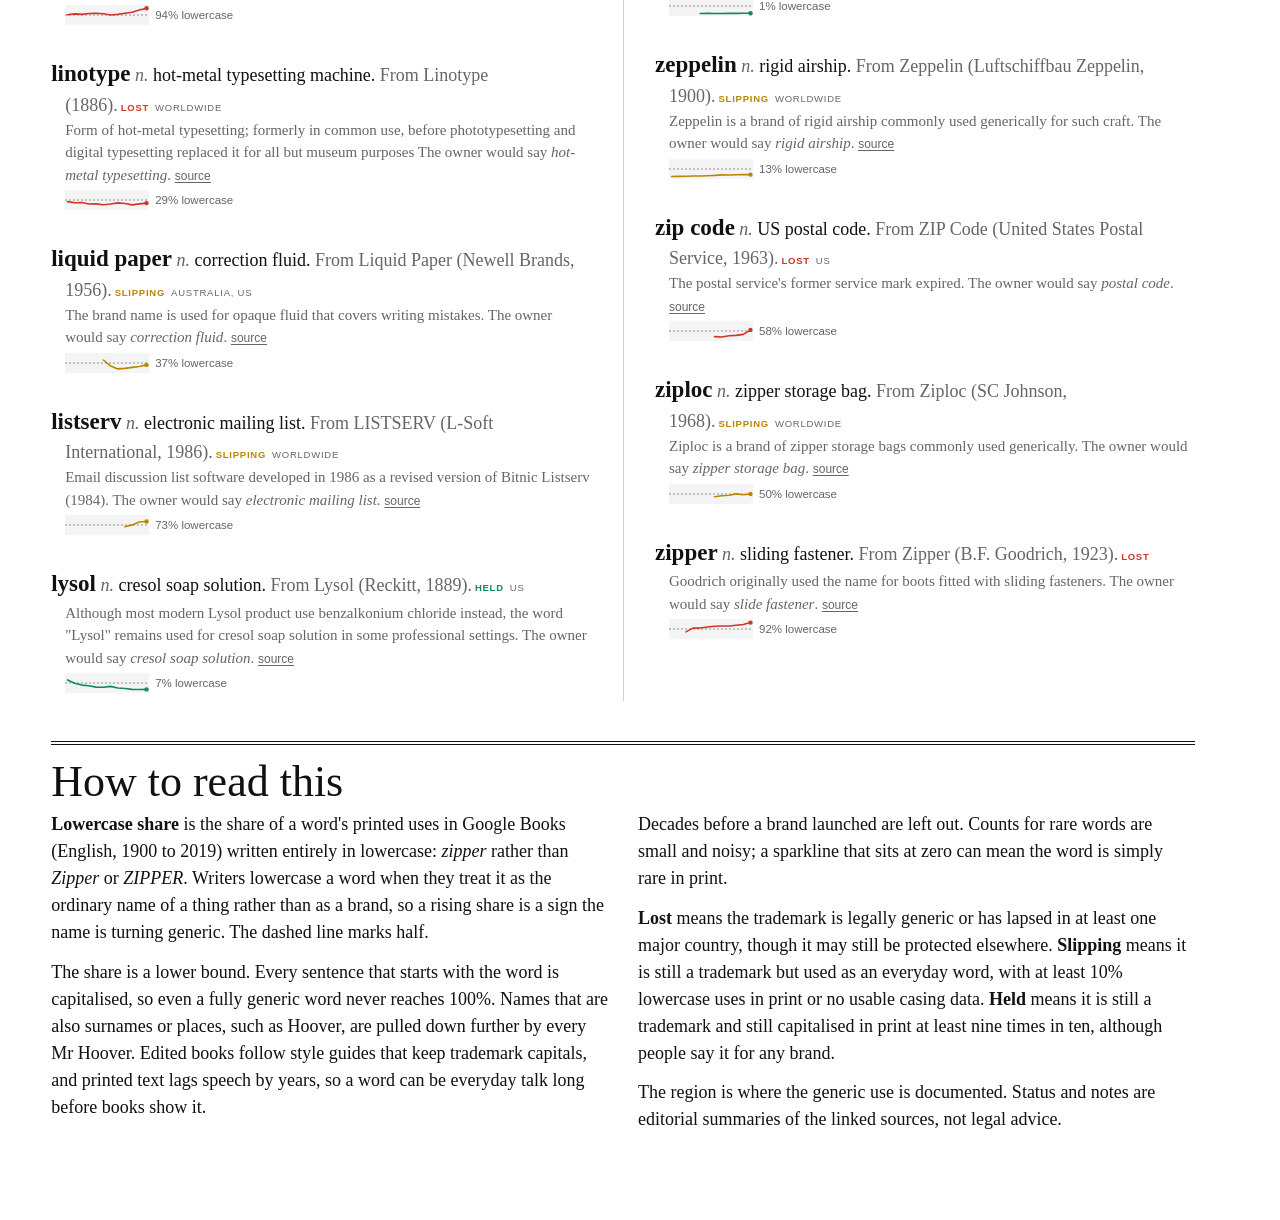
<file: site/generic.html>
<!doctype html><html lang="en"><head><meta charset="utf-8"><meta name="viewport" content="width=device-width,initial-scale=1"><title>Generic: brand names that became ordinary words</title>
<meta name="description" content="A dictionary of brand names that became the everyday word for the thing, from aspirin and escalator to kleenex and hoover, with how often each is printed in lowercase.">
<style>
:root{--gl:4vw;--gr:calc(4vw + 34px);--p:#fff;--k:#111;--s:#666;--r:#c1281e;--lost:#d0342c;--slip:#b98700;--held:#0e8a5f;--serif:"Iowan Old Style","Palatino Linotype",Palatino,"Book Antiqua",Georgia,serif;--sans:"Avenir Next","Helvetica Neue",Arial,sans-serif}
*{box-sizing:border-box}html{scroll-behavior:smooth}body{margin:0;background:var(--p);color:var(--k);font:18px/1.5 var(--serif)}
a{color:inherit;text-decoration-thickness:1px;text-underline-offset:2px}
.page{padding:0 var(--gr) 80px var(--gl)}
.title{position:sticky;top:0;z-index:4;background:var(--p);padding:9px var(--gr) 7px var(--gl);border-bottom:4px double var(--k);display:flex;gap:20px;align-items:baseline;white-space:nowrap}
h1{font-size:clamp(24px,2.4vw,30px);line-height:1;font-weight:400;margin:0;letter-spacing:-.01em}.ipa{font-size:13px;color:var(--s);margin:0 0 0 .5em;display:inline}.def{font-size:17px;text-align:center}.tot{margin-left:auto;display:flex;gap:12px;align-items:baseline;text-align:right;font:12.5px var(--sans);color:var(--s)}.sib{white-space:nowrap}
.full{margin:0 calc(-1 * var(--gr)) 0 calc(-1 * var(--gl));padding:30px var(--gr) 24px var(--gl);border-bottom:1px solid var(--k)}.full h2{font:400 clamp(28px,4vw,44px)/1.05 var(--serif);margin:0;letter-spacing:-.015em}.full .cap{font:19px/1.35 var(--serif);color:var(--s);margin:8px 0 14px;max-width:760px}
.note{font:13px/1.45 var(--sans);color:var(--s);margin:0 0 8px}.legend{display:flex;gap:14px;flex-wrap:wrap;font:11.5px var(--sans);color:var(--s);margin:0 0 6px}.legend i{display:inline-block;width:11px;height:11px;margin-right:5px;vertical-align:-1px;border-radius:50%}
.sw{display:inline-block;width:10px;height:10px;margin-right:6px;vertical-align:0;border-radius:50%}
.controls{position:sticky;top:var(--hh,50px);z-index:3;background:var(--p);display:flex;gap:10px;flex-wrap:wrap;align-items:center;padding:14px 0 10px;font:12.5px var(--sans);border-bottom:1px solid #11111130}.controls input{flex:1 1 220px;padding:9px;border:1px solid var(--k);background:#fff;font:15px var(--serif)}.controls button{font:12.5px var(--sans);border:1px solid var(--k);background:none;padding:7px 10px;cursor:pointer;color:var(--k)}.controls button[aria-pressed=true]{background:var(--k);color:var(--p)}.controls button[aria-pressed=true] .sw{outline:1.5px solid #fff}.controls .grp{display:flex;gap:6px;flex-wrap:wrap}
.count{flex-basis:100%;color:var(--s);margin:0}
h2,section{scroll-margin-top:calc(var(--hh,0px) + var(--ch,0px) + 12px)}#c{scroll-margin-top:calc(var(--hh,0px) + 12px)}
#scat svg{font-family:var(--sans)}
.seg{display:inline-flex;max-width:100%;border:1px solid var(--k);margin:6px 0 10px}.seg button{font:14px var(--sans);padding:7px 18px;background:none;border:0;border-left:1px solid var(--k);color:var(--k);cursor:pointer;white-space:nowrap}.seg button:first-child{border-left:0}.seg button span{opacity:.6;margin-left:4px;font-size:12px}.seg button[aria-pressed=true]{background:var(--k);color:#fff}.seg button[aria-pressed=true] .sw{outline:1.5px solid #fff}
:focus-visible{outline:2px solid var(--r);outline-offset:2px}
#dict{columns:2 400px;column-gap:64px;column-rule:1px solid #11111130;padding-top:16px}
.letter{break-after:avoid;font:400 clamp(28px,4vw,44px)/1 var(--serif);margin:12px 0 6px;color:var(--r);scroll-margin-top:calc(var(--hh,50px) + var(--ch,0px) + 8px)}
.e{break-inside:avoid;margin:0 0 24px;text-indent:-14px;padding-left:14px}.hw{font-weight:700;font-size:23px}.pos{font-style:italic;color:var(--s)}.etym{color:var(--s)}
.small{font-size:15px;color:var(--s);display:block;text-indent:0}.tag{white-space:nowrap;font:700 9.5px var(--sans);letter-spacing:.08em;text-transform:uppercase;padding-left:3px}.reg{white-space:nowrap;font:9.5px var(--sans);letter-spacing:.08em;text-transform:uppercase;color:var(--s);padding-left:6px}
.src{font:12px var(--sans);color:var(--s);white-space:nowrap}
.sp{display:inline-flex;align-items:center;gap:6px;text-indent:0;font:11.5px var(--sans);color:var(--s);margin-top:4px}.sp svg{display:block}
.thumb{position:fixed;right:0;top:50%;transform:translateY(-50%);display:flex;flex-direction:column;z-index:5}.thumb a{display:block;width:30px;text-align:center;font:700 11px/19px var(--sans);color:var(--p);background:var(--k);text-decoration:none;border-bottom:1px solid var(--p)}.thumb a:hover,.thumb a:focus{background:var(--r)}
.meth{columns:2 320px;column-gap:30px;margin-top:40px;padding-top:14px;border-top:4px double var(--k)}.meth h2{font:400 clamp(28px,4vw,44px)/1.05 var(--serif);margin:0 0 6px;column-span:all}.meth p{margin:0 0 .7em}
details{margin-top:8px;font:12.5px var(--sans);color:var(--s)}summary{cursor:pointer}
.tip{position:fixed;display:none;z-index:9;background:var(--k);color:#fff;font:12px/1.4 var(--sans);padding:7px 9px;pointer-events:none;max-width:260px}
.err{font:15px/1.45 var(--sans);color:var(--r);border:1px solid var(--r);padding:10px 12px}
@media(max-width:1100px){.title .ipa,.title .def{display:none}.title{gap:12px}.tot{gap:10px}}
@media(max-width:760px){.page{padding:0 38px 60px 14px}:root{--gl:14px;--gr:38px}.controls{position:static}.thumb a{width:22px;font-size:10px;line-height:16px}.hw{font-size:21px}.seg button{padding:7px 10px;font-size:12.5px}.seg button span{margin-left:3px}.seg .sw{width:8px;height:8px;margin-right:4px}}
@media(max-width:700px){.title{position:static;flex-wrap:wrap;gap:8px;white-space:normal}.tot{flex-basis:100%;margin-left:0;flex-wrap:wrap;text-align:left;gap:4px 14px}#tot{flex-basis:100%}}
@media(prefers-reduced-motion:reduce){html{scroll-behavior:auto}}
</style></head><body><header class="title" id="hd"><div><h1 style="display:inline">ge·ner·ic</h1><p class="ipa">/dʒəˈnɛrɪk/ <i>adj.</i></p></div><div class="def">Having no brand name.</div><div class="tot"><span id="tot"></span><a class="sib" href="index.html">Words brands took →</a><a class="sib" href="names.html">Baby names →</a></div></header>
<div class="page">
<section class="full"><h2>Owned before, common after</h2><p class="cap">These are brand names that became the ordinary word for the thing, the mirror image of the <a href="index.html">dictionary of words companies took</a>.</p>
<p class="note">Each dot is a brand. Right: launched later. Up: written in lowercase, as an ordinary word, more often in books of the 2010s. Hover or tap a dot for details.</p>
<div id="gb"></div><div id="lg"></div><div id="scat"></div><div id="unplot"></div></section>
<noscript><p class="err">This page needs JavaScript to load its word list from generic.json.</p></noscript>
<div class="controls" id="c" role="search" aria-label="Filter the dictionary"></div>
<main id="dict" aria-live="off"></main>
<section class="meth"><h2>How to read this</h2><div id="m"></div></section>
</div><nav class="thumb" id="thumb" aria-label="Jump to letter"></nav>
<script type="module">
import {loadGeneric,GEN_GROUPS,REGIONS,scatter,entryHTML,hideTip,GEN_METHODS,esc,legend} from './generic.js';
const $=s=>document.querySelector(s),hd=$('#hd'),root=document.documentElement;
const sizeVars=()=>{root.style.setProperty('--hh',(getComputedStyle(hd).position==='sticky'?hd.offsetHeight:0)+'px');const c=$('#c');root.style.setProperty('--ch',(getComputedStyle(c).position==='sticky'?c.offsetHeight:0)+'px')};
const sizes=new ResizeObserver(sizeVars);sizes.observe(hd);sizes.observe($('#c'));addEventListener('resize',sizeVars);
$('#m').innerHTML=GEN_METHODS;
let D;try{D=await loadGeneric()}catch(err){const msg=`<p class="err" role="alert">The word list could not be loaded (${esc(err.message)}). Try reloading the page.</p>`;$('#scat').innerHTML=msg;$('#dict').innerHTML='';$('#c').hidden=true;throw err}
const E=D.entries;
$('#lg').innerHTML=legend(Object.values(GEN_GROUPS).map(g=>[g.color,`${g.label}: ${g.note}`]));
const st={g:'',r:'',q:''};
let lastDraw='';const draw=(force=false)=>{const w=$('#scat').clientWidth,h=innerWidth<=600?460:Math.min(640,Math.max(440,innerHeight-220)),key=[w,h,innerWidth<=600,st.g].join(':');if(!force&&key===lastDraw)return;lastDraw=key;
  const off=scatter($('#scat'),E.filter(e=>!st.g||e.group===st.g),{height:h});
  $('#unplot').innerHTML=off.length?`<details><summary>Not plotted (${off.length})</summary><p>No usable lowercase share for the 2010s or launch year: ${off.map(e=>esc(e.word)).join(', ')}.</p></details>`:''};
addEventListener('resize',()=>draw());addEventListener('scroll',hideTip,{passive:true});

/* Controls are built once; re-rendering only touches aria-pressed and the list, so focus never moves. */
const cnt=(f)=>E.filter(f).length;
const grpBtns=[['','All',E.length],...Object.entries(GEN_GROUPS).map(([k,o])=>[k,`<i class="sw" style="background:${o.color}"></i>${o.label}`,cnt(e=>e.group===k)])];
const regBtns=[['','Any region',E.length],...Object.entries(REGIONS).map(([k,t])=>[k,t,cnt(e=>e._r.includes(k))])];
const btns=(name,list,cls='grp')=>`<div class="${cls}" role="group" aria-label="${name}">`+list.map(([v,t,n])=>`<button type="button" data-v="${v}" aria-pressed="false">${t} <span style="opacity:.6">${n}</span></button>`).join('')+'</div>';
$('#gb').innerHTML=btns('Group',grpBtns,'seg');
$('#c').innerHTML=`<input type="search" id="q" placeholder="Look up a word, brand or owner" aria-label="Search words, brands and owners" autocomplete="off">`+
  `<span id="rb">${btns('Region where it is used generically',regBtns)}</span><p class="count" id="count" role="status" aria-live="polite"></p>`;
const press=()=>{document.querySelectorAll('#gb button').forEach(b=>b.setAttribute('aria-pressed',b.dataset.v===st.g));document.querySelectorAll('#rb button').forEach(b=>b.setAttribute('aria-pressed',b.dataset.v===st.r))};
$('#gb').onclick=ev=>{const b=ev.target.closest('button');if(b){st.g=b.dataset.v;render()}};
$('#rb').onclick=ev=>{const b=ev.target.closest('button');if(b){st.r=b.dataset.v;render()}};
$('#q').oninput=ev=>{st.q=ev.target.value.trim().toLowerCase();render()};
function render(){press();draw();const q=st.q,r=E.filter(e=>(!st.g||e.group===st.g)&&(!st.r||e._r.includes(st.r))&&(!q||[e.word,e.brand,e.owner,e.meaning,e.generic_term].join(' ').toLowerCase().includes(q)));
  let last='',h='';const L=[];r.forEach(e=>{const l=e.word[0].toUpperCase();if(l!==last){h+=`<h2 class="letter" id="L-${esc(l)}">${esc(l)}</h2>`;last=l;L.push(l)}h+=entryHTML(e)});
  $('#dict').innerHTML=h||'<p>No entry matches.</p>';
  $('#tot').textContent=r.length===E.length?`${E.length} brand names`:`${r.length} of ${E.length} brand names`;
  $('#count').textContent=r.length===E.length?`Showing all ${E.length} entries`:`Showing ${r.length} of ${E.length} entries`;
  $('#thumb').innerHTML=L.map(l=>`<a href="#L-${esc(l)}" aria-label="Letter ${esc(l)}">${esc(l)}</a>`).join('');sizeVars()}
render();
</script></body></html>
</file>
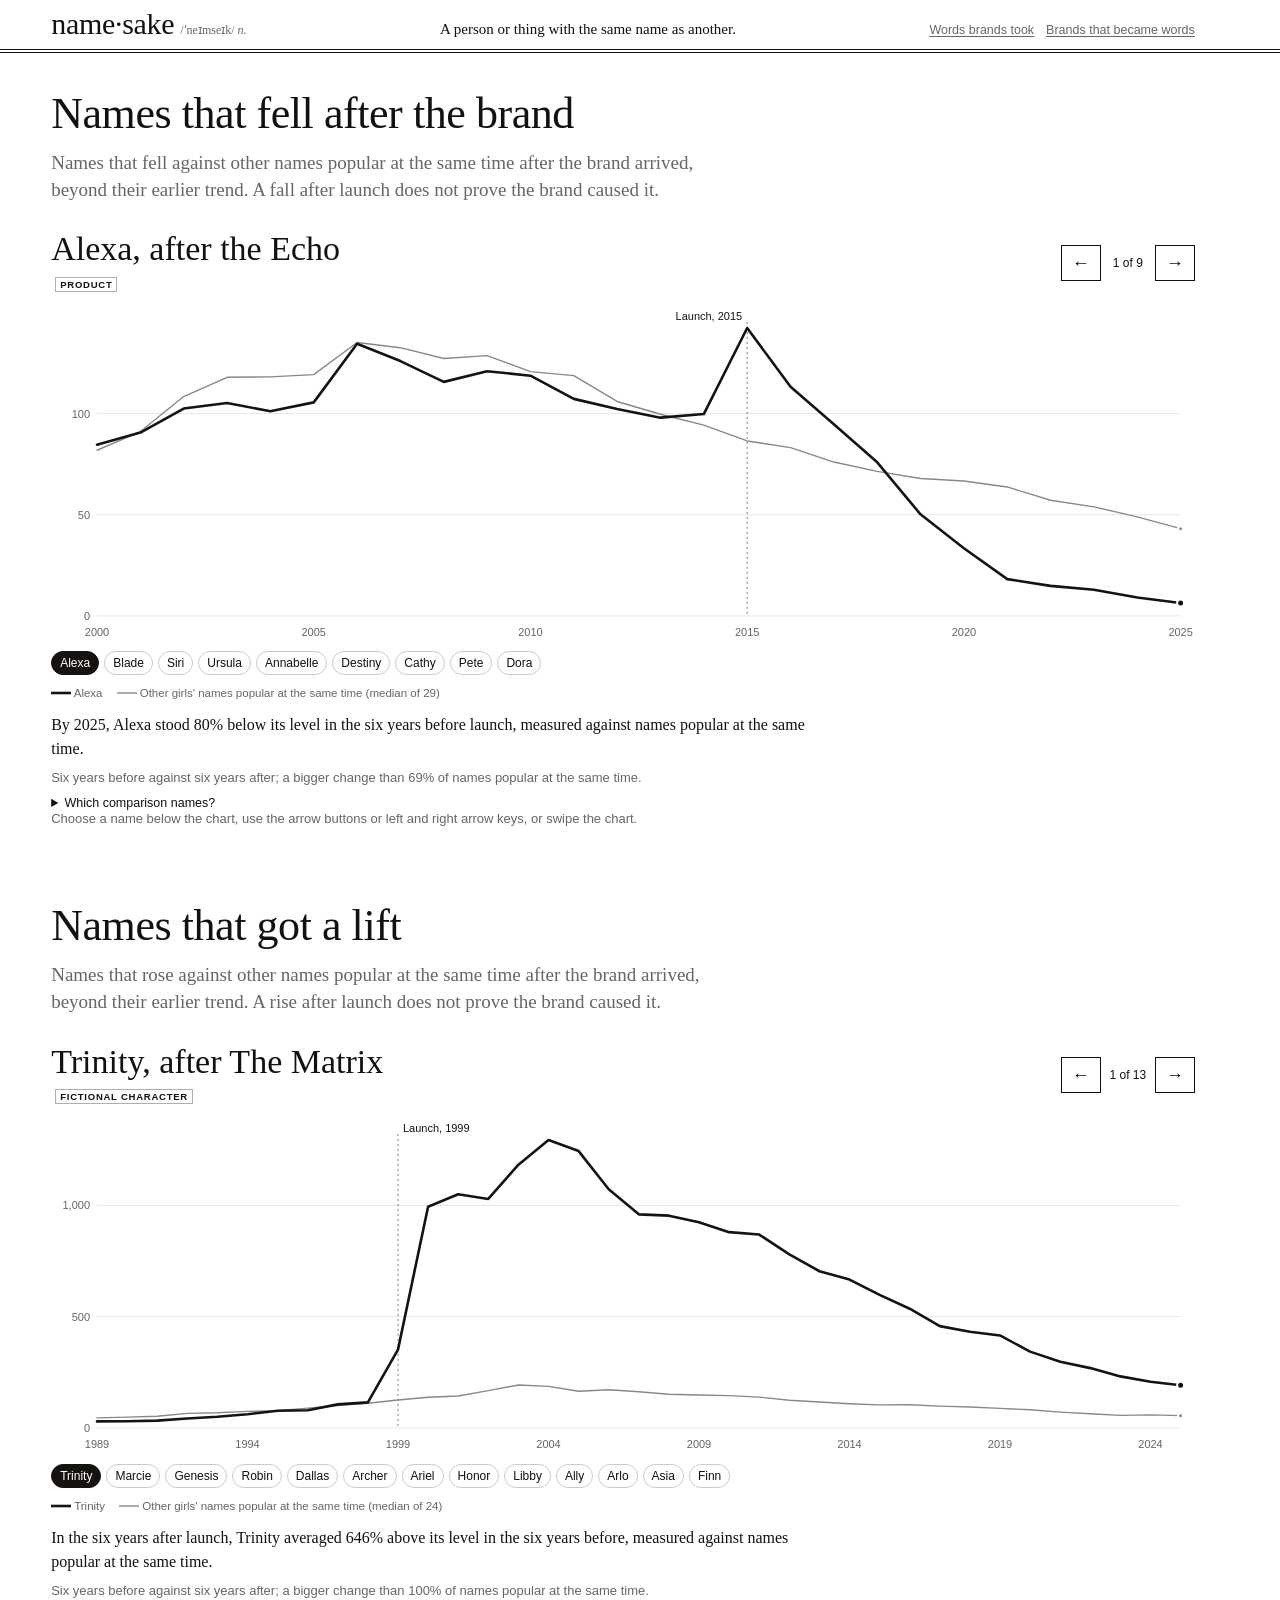
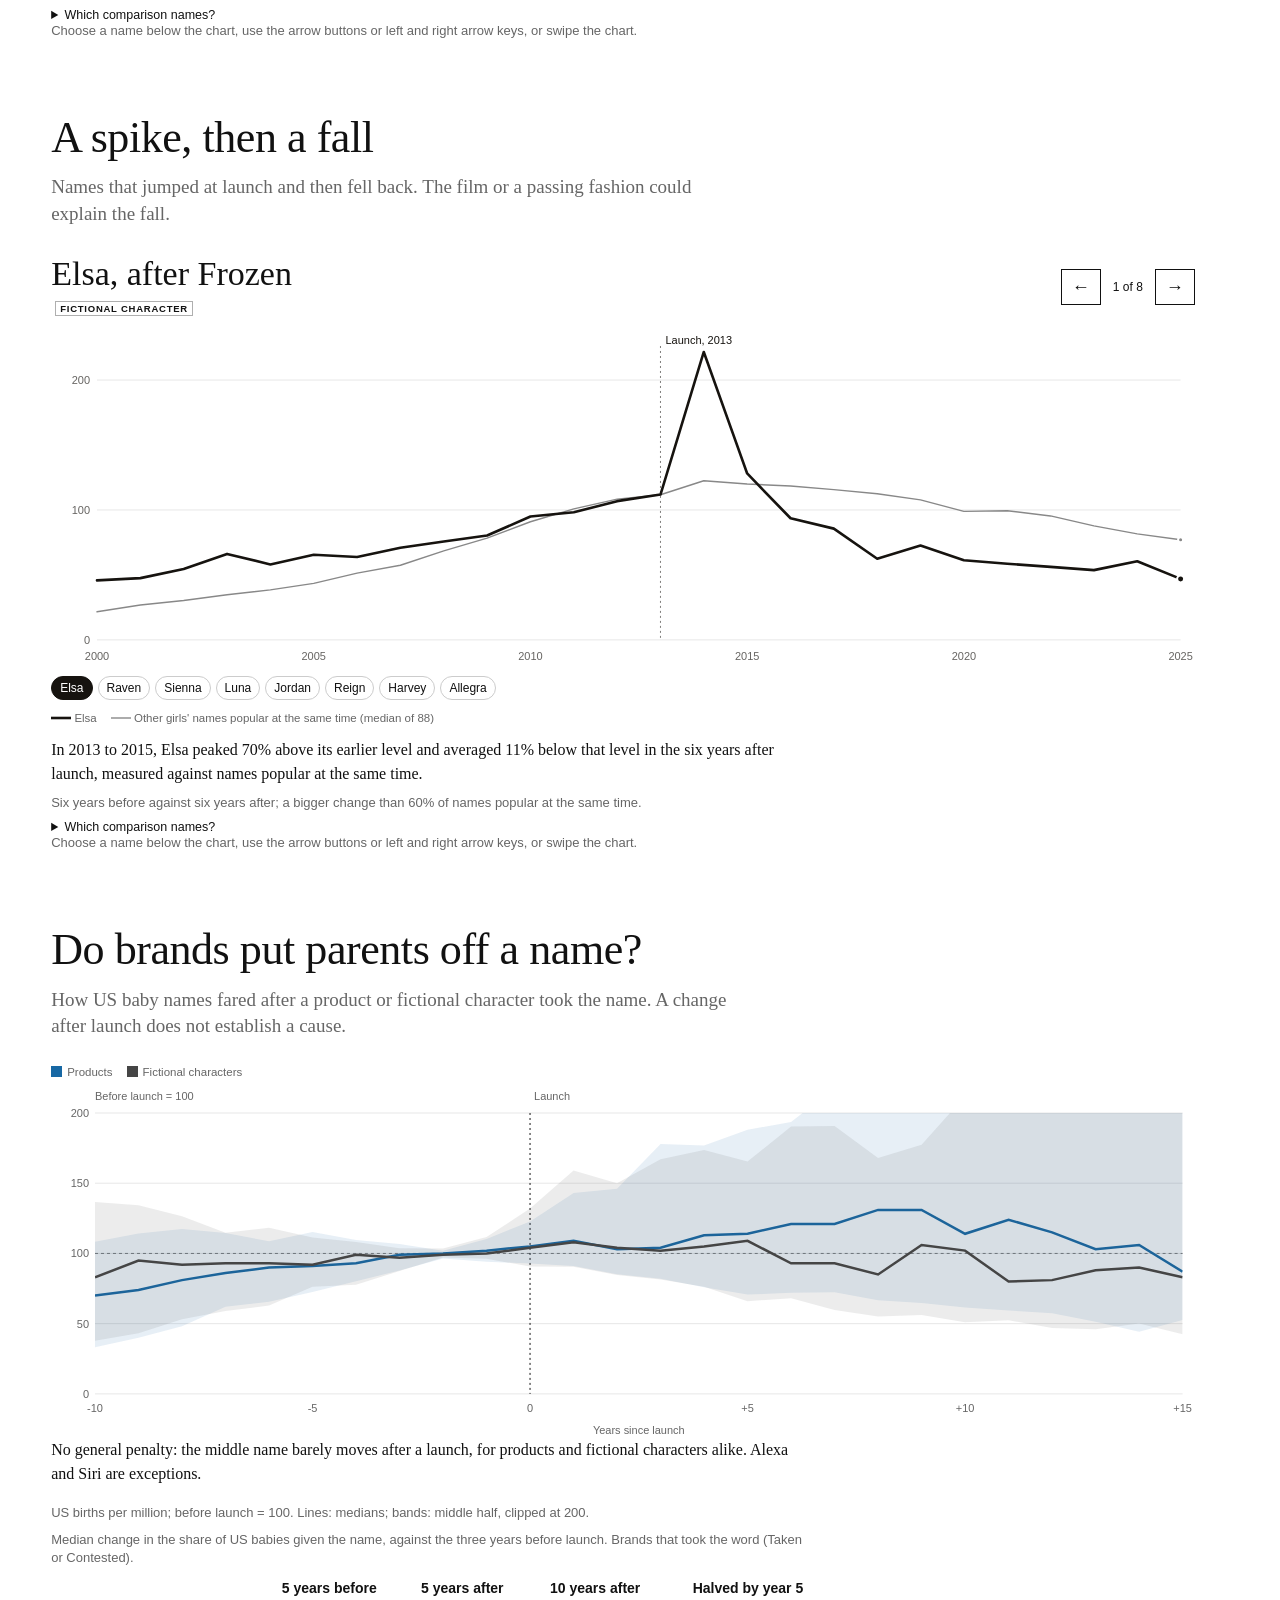
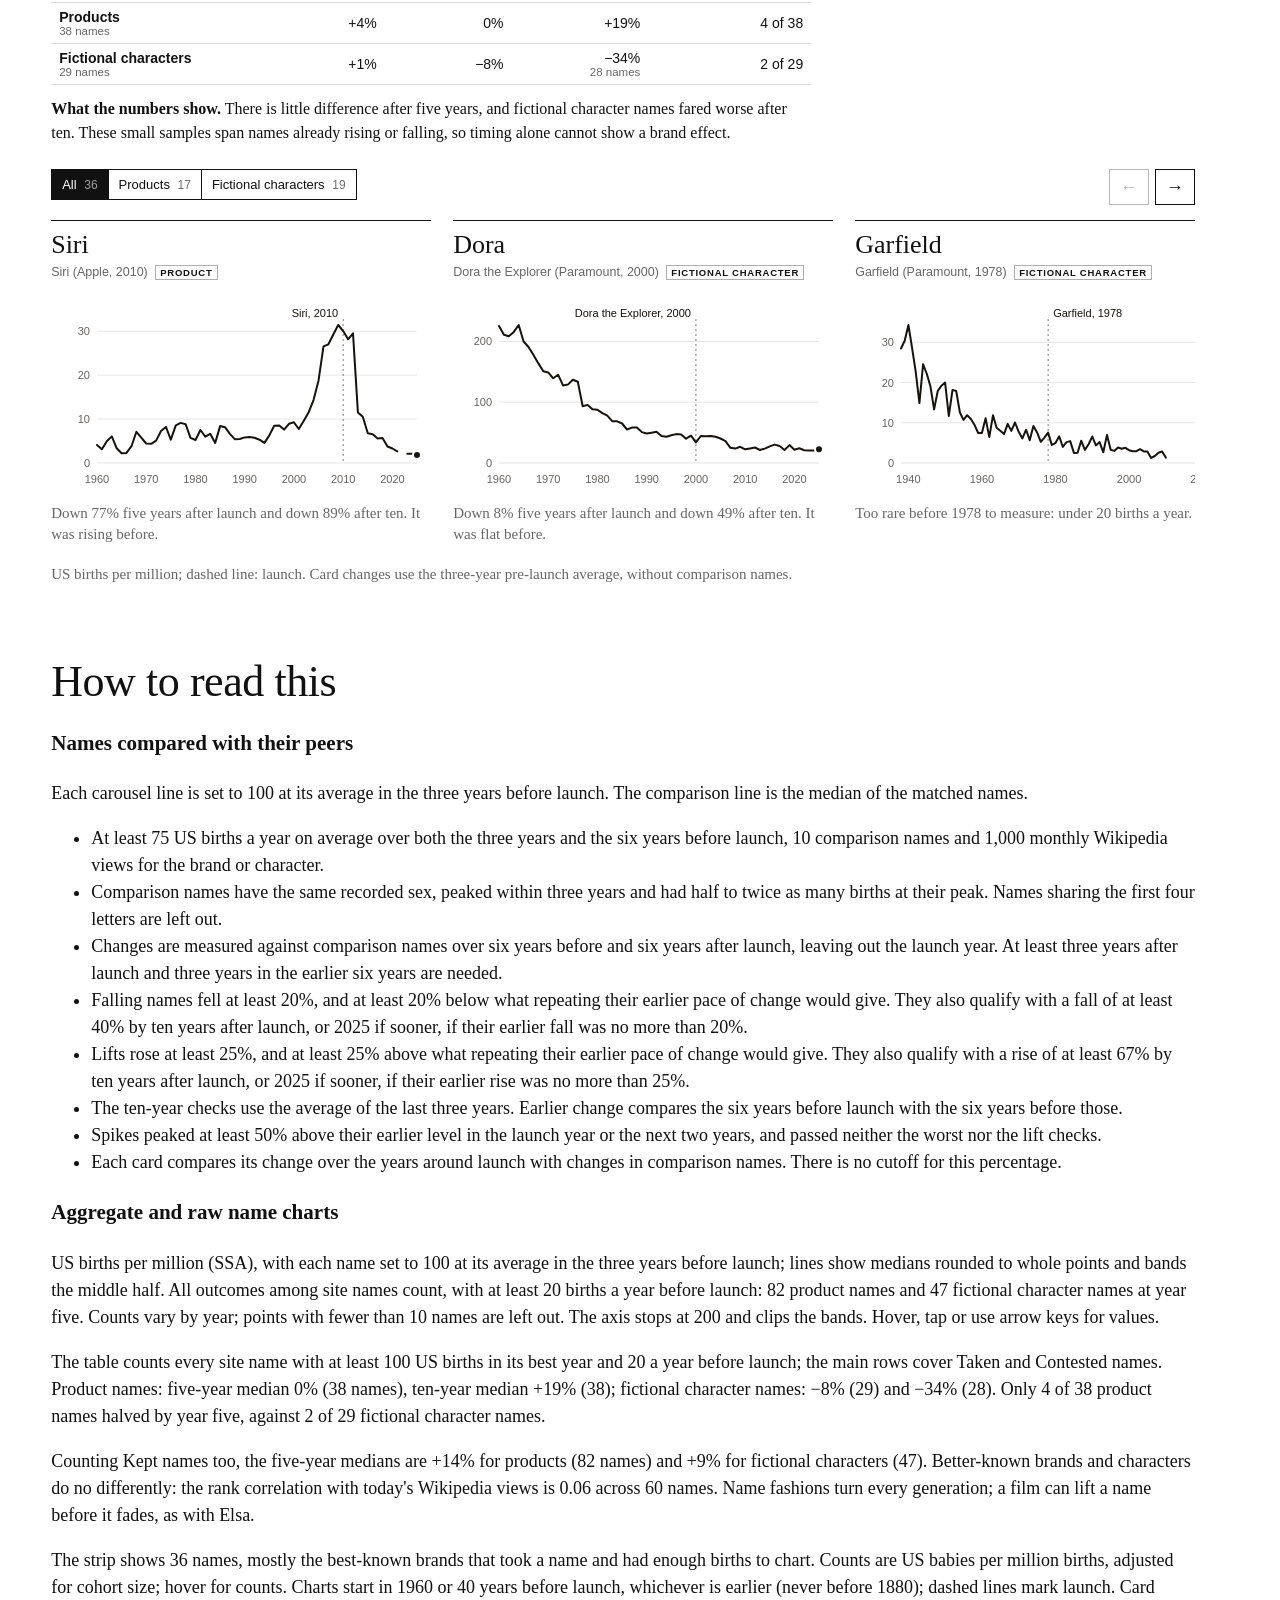
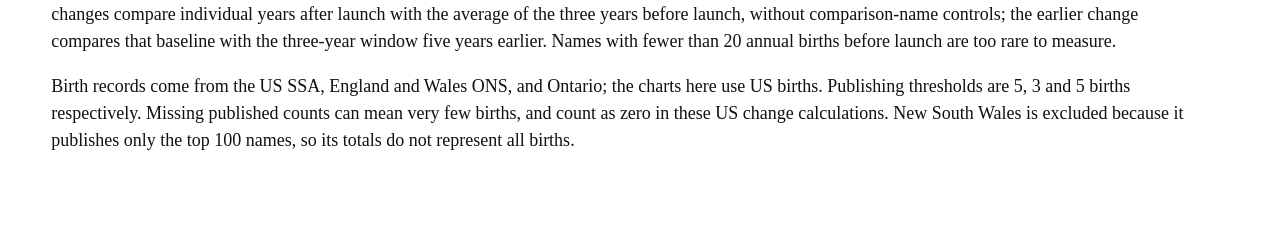
<file: site/names.html>
<!doctype html><html lang="en"><head><meta charset="utf-8"><meta name="viewport" content="width=device-width,initial-scale=1"><title>Name·sake: baby names and brands</title><link rel="stylesheet" href="site.css"></head><body class="names-page"><header class="title"><div><h1 style="display:inline">name·sake</h1><p class="ipa">/ˈneɪmseɪk/ <i>n.</i></p></div><div class="def">A person or thing with the same name as another.</div><nav class="tot" aria-label="Pages"><a class="sib" href="index.html">Words brands took</a><a class="sib" href="generic.html">Brands that became words</a></nav></header>
<div class="page">
<section class="fig name-carousel" id="alexa" tabindex="0" role="region" aria-roledescription="carousel" aria-labelledby="worst-heading"><style>.name-carousel .carousel-bar{display:flex;align-items:center;justify-content:space-between;gap:12px;flex-wrap:wrap;margin:18px 0 8px}.name-carousel h3{font:400 clamp(25px,3vw,34px)/1.15 var(--serif);margin:0}.name-carousel .nnav{align-items:center}.carousel-position{font:12px var(--sans);min-width:42px;text-align:center}.carousel-legend{margin:10px 0 14px}.carousel-legend span{max-width:100%}.carousel-legend svg{vertical-align:-2px}.name-carousel .carousel-finding{margin-bottom:8px}.name-carousel .carousel-chart{min-width:0}.name-carousel[hidden],.name-carousel [hidden]{display:none}.name-carousel .carousel-title{overflow-wrap:anywhere}.name-carousel .carousel-names{display:flex;flex-wrap:wrap;gap:5px;margin:8px 0 12px}.carousel-names button{font:12px var(--sans);padding:4px 8px;border:1px solid #ccc;border-radius:14px;background:transparent;color:inherit;cursor:pointer}.carousel-names button[aria-pressed="true"]{background:var(--ink,#16130f);border-color:var(--ink,#16130f);color:var(--paper,#fff)}.carousel-names button:focus-visible{outline:2px solid var(--ink,#16130f);outline-offset:2px}.name-carousel .carousel-names[hidden]{display:none}</style><h2 id="worst-heading">Names that fell after the brand</h2><p class="cap">Names that fell against other names popular at the same time after the brand arrived, beyond their earlier trend. A fall after launch does not prove the brand caused it.</p><div class="carousel-bar"><div><h3 class="carousel-title"></h3><span class="carousel-type ntype"></span></div><div class="nnav"><button class="carousel-prev" aria-label="Previous name">←</button><span class="carousel-position" aria-live="polite" aria-atomic="true"></span><button class="carousel-next" aria-label="Next name">→</button></div></div><div class="carousel-chart chart"></div><div class="carousel-names" role="group" aria-label="Jump to a name"></div><div class="carousel-legend legend"></div><p class="carousel-finding nread"></p><p class="carousel-five note"></p><details><summary>Which comparison names?</summary><p class="comparison-names"></p></details><p class="note">Choose a name below the chart, use the arrow buttons or left and right arrow keys, or swipe the chart.</p></section>
<section class="fig name-carousel" id="name-lift" tabindex="0" role="region" aria-roledescription="carousel" aria-labelledby="lift-heading"><h2 id="lift-heading">Names that got a lift</h2><p class="cap">Names that rose against other names popular at the same time after the brand arrived, beyond their earlier trend. A rise after launch does not prove the brand caused it.</p><div class="carousel-bar"><div><h3 class="carousel-title"></h3><span class="carousel-type ntype"></span></div><div class="nnav"><button class="carousel-prev" aria-label="Previous name">←</button><span class="carousel-position" aria-live="polite" aria-atomic="true"></span><button class="carousel-next" aria-label="Next name">→</button></div></div><div class="carousel-chart chart"></div><div class="carousel-names" role="group" aria-label="Jump to a name"></div><div class="carousel-legend legend"></div><p class="carousel-finding nread"></p><p class="carousel-five note"></p><details><summary>Which comparison names?</summary><p class="comparison-names"></p></details><p class="note">Choose a name below the chart, use the arrow buttons or left and right arrow keys, or swipe the chart.</p></section>
<section class="fig name-carousel" id="name-spike" hidden tabindex="0" role="region" aria-roledescription="carousel" aria-labelledby="spike-heading"><h2 id="spike-heading">A spike, then a fall</h2><p class="cap">Names that jumped at launch and then fell back. The film or a passing fashion could explain the fall.</p><div class="carousel-bar"><div><h3 class="carousel-title"></h3><span class="carousel-type ntype"></span></div><div class="nnav"><button class="carousel-prev" aria-label="Previous name">←</button><span class="carousel-position" aria-live="polite" aria-atomic="true"></span><button class="carousel-next" aria-label="Next name">→</button></div></div><div class="carousel-chart chart"></div><div class="carousel-names" role="group" aria-label="Jump to a name"></div><div class="carousel-legend legend"></div><p class="carousel-finding nread"></p><p class="carousel-five note"></p><details><summary>Which comparison names?</summary><p class="comparison-names"></p></details><p class="note">Choose a name below the chart, use the arrow buttons or left and right arrow keys, or swipe the chart.</p></section>
<section class="fig names" id="names" aria-labelledby="nh"><style>#names .nseg{flex-wrap:wrap;max-width:100%}#names .nseg button{padding:7px 10px;font-size:13px}#names .nsum{overflow-x:auto}</style><h2 id="nh">Do brands put parents off a name?</h2><p class="cap">How US baby names fared after a product or fictional character took the name. A change after launch does not establish a cause.</p>
<div id="aggregate-legend"></div><div class="chart" id="aggregate"></div><p id="aggregate-finding" class="finding"></p><p id="aggregate-note" class="note">US births per million; before launch = 100. Lines: medians; bands: middle half, clipped at 200.</p>
<div class="nsum"></div><p class="nread"></p>
<div class="ntools"><div class="seg nseg" role="group" aria-label="Names shown"><button data-f="all" aria-pressed="true">All <span></span></button><button data-f="company" aria-pressed="false">Products <span></span></button><button data-f="character" aria-pressed="false">Fictional characters <span></span></button></div><div class="nnav"><button class="nprev" aria-label="Previous names">←</button><button class="nnext" aria-label="Next names">→</button></div></div>
<div class="strip" tabindex="0" role="region" aria-label="Baby-name charts, scroll sideways"><p class="note">Loading name charts…</p></div><p class="small nnote"></p></section>
<section class="fig" id="how-to-read"><h2>How to read this</h2><h3>Names compared with their peers</h3><p>Each carousel line is set to 100 at its average in the three years before launch. The comparison line is the median of the matched names.</p><ul><li>At least 75 US births a year on average over both the three years and the six years before launch, 10 comparison names and 1,000 monthly Wikipedia views for the brand or character.</li><li>Comparison names have the same recorded sex, peaked within three years and had half to twice as many births at their peak. Names sharing the first four letters are left out.</li><li>Changes are measured against comparison names over six years before and six years after launch, leaving out the launch year. At least three years after launch and three years in the earlier six years are needed.</li><li>Falling names fell at least 20%, and at least 20% below what repeating their earlier pace of change would give. They also qualify with a fall of at least 40% by ten years after launch, or 2025 if sooner, if their earlier fall was no more than 20%.</li><li>Lifts rose at least 25%, and at least 25% above what repeating their earlier pace of change would give. They also qualify with a rise of at least 67% by ten years after launch, or 2025 if sooner, if their earlier rise was no more than 25%.</li><li>The ten-year checks use the average of the last three years. Earlier change compares the six years before launch with the six years before those.</li><li>Spikes peaked at least 50% above their earlier level in the launch year or the next two years, and passed neither the worst nor the lift checks.</li><li>Each card compares its change over the years around launch with changes in comparison names. There is no cutoff for this percentage.</li></ul><h3>Aggregate and raw name charts</h3><p id="aggregate-method"></p><div id="strip-method"></div></section>
</div><script type="module" src="names.js"></script></body></html>
</file>
<file: site/site.css>
:root{--gl:4vw;--gr:calc(4vw + 34px);--p:#fff;--k:#111;--s:#666;--r:#c1281e;--serif:"Iowan Old Style","Palatino Linotype",Palatino,"Book Antiqua",Georgia,serif;--sans:"Avenir Next","Helvetica Neue",Arial,sans-serif}
*{box-sizing:border-box}html{scroll-behavior:smooth}body{margin:0;background:var(--p);color:var(--k);font:18px/1.5 var(--serif)}
.page{padding:0 var(--gr) 80px var(--gl)}
.title{position:sticky;top:0;z-index:4;background:var(--p);padding:9px var(--gr) 7px var(--gl);border-bottom:4px double var(--k);display:grid;grid-template-columns:auto 1fr auto;gap:18px;align-items:baseline}
h1{font-size:clamp(24px,2.4vw,30px);line-height:1;font-weight:400;margin:0;letter-spacing:-.01em}.ipa{font-size:12px;color:var(--s);margin:0 0 0 .5em;display:inline}.def{font-size:15px;text-align:center}.tot{display:flex;gap:12px;align-items:baseline;flex-wrap:wrap;justify-content:flex-end;text-align:right;font:12.5px var(--sans);color:var(--s)}.sib{color:inherit;text-underline-offset:2px}
.cats h2{font:400 clamp(28px,4vw,44px)/1.12 var(--serif);margin:0 0 6px}.cats .cap{font:19px/1.4 var(--serif);color:var(--s);margin:0 0 18px}.cats table{font:17px/1.4 var(--serif)}.cats tr.row{cursor:pointer}.cats tr.row:hover td{background:#f4f4f4}.cats tr.on td{background:#111;color:#fff}.cats tr.on .sw{outline:2px solid #fff}.cats td{padding:14px 10px;vertical-align:top;text-align:left;border-bottom:1px solid #11111140}.cats td.num{text-align:right;font:600 15px var(--sans);white-space:nowrap}.cats .lab{font:700 14px var(--sans);letter-spacing:.06em;text-transform:uppercase;white-space:nowrap}.cats .lab button{all:unset;cursor:pointer}.cats .ex{color:var(--s);font-size:15px}.cats tr.on .ex{color:#ccc}.sw{display:inline-block;width:11px;height:11px;margin-right:8px;vertical-align:0}
.fig h2{font:400 clamp(28px,4vw,44px)/1.12 var(--serif);margin:0;letter-spacing:-.01em}.fig .cap{font:19px/1.4 var(--serif);color:var(--s);margin:12px 0 26px;max-width:680px}
.full{margin:0 calc(-1 * var(--gr)) 0 calc(-1 * var(--gl));padding:0 var(--gr) 0 var(--gl);display:flex;flex-direction:column;border-bottom:1px solid var(--k)}.full h2{font:400 clamp(28px,4vw,44px)/1.05 var(--serif);margin:0;letter-spacing:-.015em}.full .cap{font:19px/1.35 var(--serif);color:var(--s);margin:8px 0 14px}.full table{font-size:14px}.scatter .cap{font-size:16px}
.names .nsum table{font:14px var(--sans);max-width:760px;margin:0 0 12px}.ntab caption{text-align:left;font:13px/1.45 var(--sans);color:var(--s);padding:0 0 6px}.ntab th{font-weight:600;padding:6px 8px;vertical-align:bottom}.ntab td{padding:6px 8px}.ntab small{display:block;font-weight:400;color:var(--s);font-size:11.5px}.nread,.finding{font:16px/1.5 var(--serif);max-width:760px;margin:0 0 18px}
.ntools{display:flex;justify-content:space-between;align-items:center;gap:10px;flex-wrap:wrap}.nnav{display:flex;gap:6px}.nnav button{font:18px/1 var(--sans);width:40px;height:36px;border:1px solid var(--k);background:#fff;color:var(--k);cursor:pointer}.nnav button:disabled{opacity:.3;cursor:default}
.strip{display:grid;grid-auto-flow:column;grid-auto-columns:min(380px,calc(100% - 40px));gap:22px;overflow-x:auto;scroll-snap-type:x mandatory;overscroll-behavior-x:contain;padding:4px 2px 14px;margin-top:6px;scrollbar-width:thin}.ncard{scroll-snap-align:start;border-top:1px solid var(--k);padding-top:10px;min-width:0}.ncard[hidden]{display:none}.ncard h3{font:400 26px/1.1 var(--serif);margin:0}.nsub{font:12.5px/1.4 var(--sans);color:var(--s);margin:4px 0 2px;min-height:2.8em}.ntype{font:700 9.5px var(--sans);letter-spacing:.08em;text-transform:uppercase;color:var(--k);border:1px solid #11111155;padding:1px 4px;margin-left:4px;white-space:nowrap}.ncap{font:15px/1.4 var(--serif);color:var(--s);margin:4px 0 0}.nnote{margin-top:4px}
.chart svg{display:block;width:100%;font:11px var(--sans);fill:var(--s)}.chart-legend,#aggregate-legend,#l1{margin:10px 0}.chart-legend [role=button]{cursor:pointer}
.scatter-search{display:flex;align-items:center;gap:8px;flex-wrap:wrap;margin:6px 0 10px;font:13px var(--sans)}.scatter-search input{width:190px;max-width:100%;border:1px solid var(--k);padding:7px;background:var(--p);color:var(--k);font:14px var(--sans)}.scatter-search span{color:var(--s)}.scatter-search button{font:inherit;border:0;padding:0;background:none;color:var(--k);text-decoration:underline;cursor:pointer}.spark:has(.note){height:auto}.spark .note[hidden]{display:none}.spark .note{display:block;margin-top:3px;font-size:11px}
.stools{display:flex;justify-content:space-between;gap:0 14px;flex-wrap:wrap}.stools .seg{max-width:100%;flex-wrap:wrap}.traffic{display:flex;flex:1 1 300px;min-width:0;max-width:100%;flex-wrap:wrap;align-content:center;gap:2px 12px;margin:6px 0 10px;font:13px/1.25 var(--sans)}.traffic label{flex:1 1 100%}.traffic input{flex:1 1 150px;min-width:0;max-width:100%;margin:0;accent-color:var(--k)}.traffic output{font-size:12px;color:var(--s)}
.seg{display:inline-flex;border:1px solid var(--k);margin:6px 0 10px;align-self:flex-start}.seg button{font:14px var(--sans);padding:7px 18px;background:none;border:0;border-left:1px solid var(--k);color:var(--k);cursor:pointer}.seg button:first-child{border-left:0}#wb2{white-space:nowrap}#wb2 button{white-space:nowrap} .seg button span{opacity:.6;margin-left:4px;font-size:12px}.seg button[aria-pressed=true]{background:var(--k);color:#fff}.note{font:13px/1.45 var(--sans);color:var(--s);margin:0 0 8px}.unplot{font:13px/1.5 var(--sans);color:var(--s);margin:10px 0 16px}.legend{display:flex;gap:14px;flex-wrap:wrap;font:11.5px var(--sans);color:var(--s)}.legend i{display:inline-block;width:11px;height:11px;margin-right:5px;vertical-align:-1px}#slg{margin-top:8px;align-items:center;gap:8px 18px;font-size:11px}#slg .lgrow{display:flex;align-items:center;flex-wrap:wrap;gap:8px}#slg .lgrow>span{white-space:nowrap}#slg .lglabel{opacity:.6}#slg[hidden]{display:none}.unplot details{margin:0}
.controls{display:flex;gap:10px;flex-wrap:wrap;align-items:center;padding:14px 0;font:12.5px var(--sans)}.controls input{flex:1 1 220px;padding:9px;border:1px solid var(--k);background:#fff;font:15px var(--serif)}.controls button{font:12.5px var(--sans);border:1px solid var(--k);background:none;padding:7px 10px;cursor:pointer;color:var(--k)}.controls button[aria-pressed=true]{background:var(--k);color:var(--p)}
:focus-visible{outline:2px solid var(--r);outline-offset:2px}
#dict{columns:2 400px;column-gap:64px;column-rule:1px solid #11111130;padding-top:16px}
.e.has-spark{display:grid;grid-template-columns:minmax(0,1fr) 150px;gap:14px;align-items:start}.etext{min-width:0}.spark{width:150px;height:44px;text-indent:0;color:var(--k)}.sparkline{display:block}
.letter{break-after:avoid;font:400 58px/1 var(--serif);margin:12px 0 6px;color:var(--r)}
.e{break-inside:avoid;margin:0 0 24px;text-indent:-14px;padding-left:14px}.hw{font-weight:700;font-size:23px}.pos{font-style:italic;color:var(--s)}.etym{color:var(--s)}.n{font:700 11px var(--sans)}
.orig.gone{text-decoration:line-through;text-decoration-color:var(--r);text-decoration-thickness:1.5px;color:var(--s)}.brandsense{color:var(--r)}.small{font-size:15px;color:var(--s);display:block;text-indent:0}.tag{font:700 9.5px var(--sans);letter-spacing:.08em;text-transform:uppercase;padding-left:3px}
.thumb{opacity:0;visibility:hidden;pointer-events:none;transition:opacity .18s,visibility .18s;position:fixed;right:0;top:50%;transform:translateY(-50%);display:flex;flex-direction:column;z-index:5}.thumb.on{opacity:1;visibility:visible;pointer-events:auto}.thumb a{display:block;width:30px;text-align:center;font:700 11px/19px var(--sans);color:var(--p);background:var(--k);text-decoration:none;border-bottom:1px solid var(--p)}.thumb a:hover,.thumb a:focus{background:var(--r)}
.meth{columns:2 320px;column-gap:30px;border-top:4px double var(--k)}.meth h2{margin:0 0 18px;column-span:all}.meth p{margin:0 0 .7em}
table{border-collapse:collapse;font:12.5px var(--sans);width:100%}td,th{padding:3px 6px;border-bottom:1px solid #11111126;text-align:right}th:first-child,td:first-child{text-align:left}details{margin-top:8px;font:12.5px var(--sans)}summary{cursor:pointer}
.tip{position:fixed;display:none;z-index:9;background:var(--k);color:#fff;font:12px/1.4 var(--sans);padding:7px 9px;pointer-events:none;max-width:260px}
#more{display:block;margin:22px auto;padding:9px 16px;border:0;background:var(--k);color:var(--p);font:12.5px var(--sans);cursor:pointer}
@media(max-width:760px){.e.has-spark{grid-template-columns:minmax(0,1fr);gap:5px}.page{padding:0 38px 60px 14px}:root{--gl:14px;--gr:38px}.title{grid-template-columns:auto 1fr;gap:4px 14px}.tot{grid-column:1/-1;text-align:left}#tot{display:none}.def{font-size:14px;text-align:right}.ipa{display:none}.key{grid-template-columns:1fr 1fr}.thumb a{width:22px;font-size:10px;line-height:16px}.strip{gap:14px}.seg button{padding:7px 12px}#wb2 button{font-size:13px;padding:7px 10px}}
@media(prefers-reduced-motion:reduce){html{scroll-behavior:auto}.thumb{transition:none}}

.page>section{padding-top:0;padding-bottom:0;margin-top:72px;margin-bottom:0;scroll-margin-top:var(--header-offset,80px)}
.page>section:first-child{margin-top:36px}
section h2,.fig h2,.full h2,.cats h2,.meth h2{font:400 clamp(28px,4vw,44px)/1.12 var(--serif);letter-spacing:-.01em}
.page>.meth{padding-top:18px}.e,.letter,#c{scroll-margin-top:var(--header-offset,80px)}
svg text{font-family:var(--sans)}.names-page :focus-visible{outline-color:var(--k)}
.controls>span{display:flex;gap:6px;white-space:nowrap}
#kept{font-weight:600;border-width:2px}.controls{margin-top:72px}
@media(max-width:1100px) and (min-width:701px){.title .def,.title .ipa{display:none}.title{grid-template-columns:auto 1fr}.tot{font-size:11.5px;grid-column:auto}}
@media(min-width:701px){.tot{grid-column:auto}}
@media(max-width:700px){.title{position:static;grid-template-columns:auto 1fr;gap:6px 12px}.title .tot{justify-content:flex-start;gap:12px}.title .def{font-size:14px}.page>section{margin-top:48px;scroll-margin-top:16px}.page>section:first-child{margin-top:28px}.e,.letter,#c{scroll-margin-top:16px}.controls{display:grid;grid-template-columns:minmax(0,1fr) auto;gap:8px;margin-top:48px}.controls input{width:100%;min-width:0;grid-column:1}.controls #kept{grid-column:2;grid-row:1}.controls #kb{grid-column:1/-1;overflow-x:auto;padding:2px 0}.controls #lb{grid-column:1/-1;overflow-x:auto}.controls #lb button{font-size:11px;padding:5px}.controls #kb{grid-column:1;grid-row:2;min-width:0}.controls #lb{grid-column:2;grid-row:2;max-width:110px}.controls input{font-size:14px}.controls button{padding:7px 8px}#slg{gap:8px;font-size:10.5px}}
</file>
